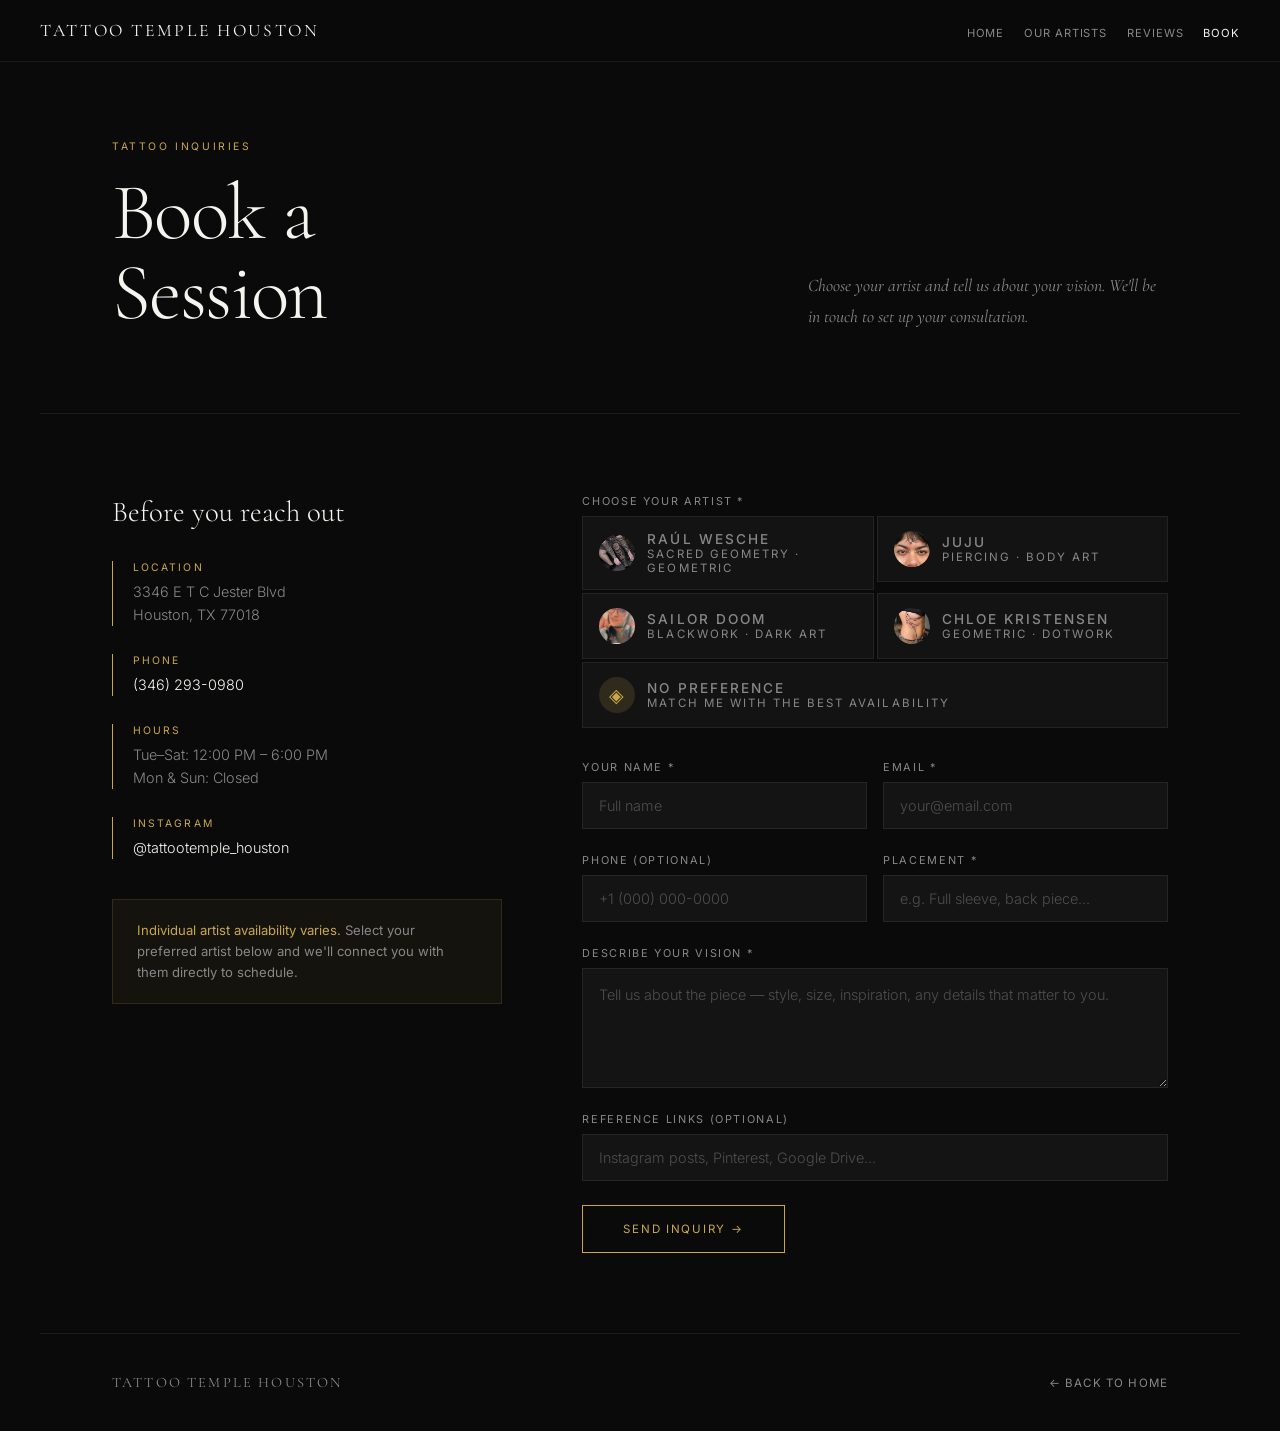
<file: booking.html>
<!DOCTYPE html>
<html lang="en">
<head>
<meta charset="UTF-8">
<meta name="viewport" content="width=device-width, initial-scale=1.0">
<title>Book a Session — Tattoo Temple Houston</title>
<meta name="description" content="Book a tattoo session at Tattoo Temple Houston. Choose your artist — Raúl Wesche, Juju, Sailor Doom, or Chloe Kristensen.">
<link rel="preconnect" href="https://fonts.googleapis.com">
<link rel="preconnect" href="https://fonts.gstatic.com" crossorigin>
<link href="https://fonts.googleapis.com/css2?family=Cormorant+Garamond:ital,wght@0,300;0,400;0,600;1,300;1,400&family=Inter:wght@300;400;500&display=swap" rel="stylesheet">
<style>
*,*::before,*::after{box-sizing:border-box;margin:0;padding:0}
:root{--black:#0a0a0a;--charcoal:#1a1a1a;--gold:#C9A84C;--white:#f5f5f0;--dim:#888;--border:rgba(255,255,255,0.07)}
body{font-family:'Inter',sans-serif;background:var(--black);color:var(--white);-webkit-font-smoothing:antialiased;}
nav{position:fixed;top:0;left:0;right:0;z-index:100;display:flex;justify-content:space-between;align-items:center;padding:20px 40px;background:rgba(10,10,10,0.95);border-bottom:1px solid var(--border);backdrop-filter:blur(12px);}
.nav-logo{font-family:'Cormorant Garamond',serif;font-size:1.1rem;letter-spacing:0.15em;text-transform:uppercase;color:var(--white);text-decoration:none;}
.nav-links{display:flex;gap:20px;list-style:none;}
.nav-links a{font-size:0.7rem;letter-spacing:0.08em;text-transform:uppercase;color:var(--dim);text-decoration:none;transition:color 0.3s;}
.nav-links a:hover,.nav-links a.active{color:var(--white);}
.nav-toggle{display:none;background:none;border:none;color:var(--white);font-size:1.4rem;cursor:pointer;}

.page-hero{padding:140px 72px 80px;border-bottom:1px solid var(--border);max-width:1200px;margin:0 auto;display:flex;justify-content:space-between;align-items:flex-end;}
.page-label{font-size:0.65rem;letter-spacing:0.25em;text-transform:uppercase;color:var(--gold);margin-bottom:20px;display:block;}
.page-title{font-family:'Cormorant Garamond',serif;font-size:clamp(3rem,7vw,5rem);font-weight:300;line-height:1;letter-spacing:-0.02em;}
.page-intro{max-width:360px;font-family:'Cormorant Garamond',serif;font-size:1.1rem;color:var(--dim);line-height:1.8;font-style:italic;}

.booking-body{max-width:1200px;margin:0 auto;padding:80px 72px;display:grid;grid-template-columns:1fr 1.5fr;gap:80px;align-items:start;}

/* Info panel */
.info-panel{position:sticky;top:100px;}
.info-panel h2{font-family:'Cormorant Garamond',serif;font-size:1.8rem;font-weight:300;color:var(--white);margin-bottom:32px;}
.info-item{margin-bottom:28px;border-left:1px solid var(--gold);padding-left:20px;}
.info-label{font-size:0.65rem;letter-spacing:0.2em;text-transform:uppercase;color:var(--gold);margin-bottom:6px;}
.info-value{font-size:0.9rem;color:var(--dim);font-weight:300;line-height:1.6;}
.info-value a{color:var(--white);text-decoration:none;}
.note-box{margin-top:40px;padding:20px 24px;background:rgba(201,168,76,0.06);border:1px solid rgba(201,168,76,0.15);font-size:0.82rem;color:var(--dim);line-height:1.6;}
.note-box strong{color:var(--gold);font-weight:400;}

/* Form */
.booking-form{display:flex;flex-direction:column;gap:24px;}
.form-group{display:flex;flex-direction:column;gap:8px;}
.form-group label{font-size:0.68rem;letter-spacing:0.15em;text-transform:uppercase;color:var(--dim);}
.form-group input,.form-group select,.form-group textarea{
  background:rgba(255,255,255,0.04);border:1px solid var(--border);
  padding:14px 16px;color:var(--white);font-family:'Inter',sans-serif;
  font-size:0.9rem;font-weight:300;outline:none;transition:border-color 0.2s;-webkit-appearance:none;
}
.form-group input:focus,.form-group select:focus,.form-group textarea:focus{border-color:rgba(201,168,76,0.4);}
.form-group input::placeholder,.form-group textarea::placeholder{color:rgba(136,136,136,0.5);}
.form-group select option{background:#1a1a1a;color:#f5f5f0;}
.form-group textarea{resize:vertical;min-height:120px;line-height:1.6;}
.form-row{display:grid;grid-template-columns:1fr 1fr;gap:16px;}
.btn-submit{display:inline-block;padding:16px 40px;border:1px solid var(--gold);color:var(--gold);font-family:'Inter',sans-serif;font-size:0.72rem;letter-spacing:0.15em;text-transform:uppercase;background:none;cursor:pointer;transition:background 0.3s,color 0.3s;align-self:flex-start;}
.btn-submit:hover{background:var(--gold);color:var(--black);}

/* Artist picker */
.artist-picker{display:grid;grid-template-columns:repeat(2,1fr);gap:3px;margin-bottom:8px;}
.artist-option{position:relative;}
.artist-option input[type="radio"]{position:absolute;opacity:0;width:0;height:0;}
.artist-option label{display:flex;align-items:center;gap:12px;padding:14px 16px;background:rgba(255,255,255,0.04);border:1px solid var(--border);cursor:pointer;transition:all 0.2s;font-size:0.85rem;}
.artist-option label:hover{border-color:rgba(201,168,76,0.3);}
.artist-option input:checked + label{border-color:var(--gold);background:rgba(201,168,76,0.08);color:var(--white);}
.artist-avatar{width:36px;height:36px;border-radius:50%;object-fit:cover;flex-shrink:0;}
.artist-name{font-weight:500;font-size:0.85rem;}
.artist-style{font-size:0.72rem;color:var(--dim);}
.artist-option input:checked + label .artist-style{color:rgba(201,168,76,0.7);}

footer{border-top:1px solid var(--border);padding:40px 72px;display:flex;justify-content:space-between;align-items:center;max-width:1200px;margin:0 auto;}
.footer-logo{font-family:'Cormorant Garamond',serif;font-size:0.9rem;letter-spacing:0.15em;text-transform:uppercase;color:var(--dim);}
.footer-back{font-size:0.72rem;letter-spacing:0.1em;text-transform:uppercase;color:var(--dim);text-decoration:none;}
.footer-back:hover{color:var(--white);}

.fade-up{transform:translateY(20px);transition:opacity 0.7s,transform 0.7s;}
.fade-up.visible{opacity:1;transform:none;}

@media(max-width:900px){
  nav{padding:16px 20px;}
  .nav-links{display:none;flex-direction:column;position:absolute;top:64px;left:0;right:0;background:rgba(10,10,10,0.98);padding:20px;gap:16px;border-bottom:1px solid var(--border);z-index:99;}
  .nav-links.open{display:flex;}
  .nav-toggle{display:block;}
  .page-hero{padding:120px 24px 60px;flex-direction:column;gap:24px;align-items:flex-start;}
  .booking-body{grid-template-columns:1fr;padding:48px 24px;gap:48px;}
  .info-panel{position:static;}
  .form-row{grid-template-columns:1fr;}
  .artist-picker{grid-template-columns:1fr;}
  footer{padding:32px 24px;}
}
</style>
</head>
<body>

<nav>
  <a href="./" class="nav-logo">Tattoo Temple Houston</a>
  <button class="nav-toggle" onclick="document.querySelector('.nav-links').classList.toggle('open')">☰</button>
  <ul class="nav-links">
    <li><a href="./">Home</a></li>
    <li><a href="./artists/">Our Artists</a></li>
    <li><a href="./reviews.html">Reviews</a></li>
    <li><a href="./booking.html" class="active">Book</a></li>
  </ul>
</nav>

<div class="page-hero">
  <div>
    <span class="page-label">Tattoo Inquiries</span>
    <h1 class="page-title">Book a<br>Session</h1>
  </div>
  <p class="page-intro">Choose your artist and tell us about your vision. We'll be in touch to set up your consultation.</p>
</div>

<div class="booking-body">
  <!-- Info -->
  <div class="info-panel fade-up">
    <h2>Before you reach out</h2>
    <div class="info-item">
      <div class="info-label">Location</div>
      <div class="info-value">3346 E T C Jester Blvd<br>Houston, TX 77018</div>
    </div>
    <div class="info-item">
      <div class="info-label">Phone</div>
      <div class="info-value"><a href="tel:3462930980">(346) 293-0980</a></div>
    </div>
    <div class="info-item">
      <div class="info-label">Hours</div>
      <div class="info-value">Tue–Sat: 12:00 PM – 6:00 PM<br>Mon & Sun: Closed</div>
    </div>
    <div class="info-item">
      <div class="info-label">Instagram</div>
      <div class="info-value"><a href="https://instagram.com/tattootemple_houston" target="_blank">@tattootemple_houston</a></div>
    </div>
    <div class="note-box">
      <strong>Individual artist availability varies.</strong> Select your preferred artist below and we'll connect you with them directly to schedule.
    </div>
  </div>

  <!-- Form -->
  <form class="booking-form fade-up" onsubmit="submitBooking(event)">
    
    <!-- Artist Picker -->
    <div class="form-group">
      <label>Choose Your Artist *</label>
      <div class="artist-picker">
        <div class="artist-option">
          <input type="radio" name="artist" id="artist-raul" value="Raúl Wesche (@weschetattoo)" required>
          <label for="artist-raul">
            <img src="./img/wesche_1.jpg" class="artist-avatar" alt="Raúl Wesche">
            <div><div class="artist-name">Raúl Wesche</div><div class="artist-style">Sacred Geometry · Geometric</div></div>
          </label>
        </div>
        <div class="artist-option">
          <input type="radio" name="artist" id="artist-juju" value="Juju (@juju.brilliart)">
          <label for="artist-juju">
            <img src="./img/juju_new_1.jpg" class="artist-avatar" alt="Juju">
            <div><div class="artist-name">Juju</div><div class="artist-style">Piercing · Body Art</div></div>
          </label>
        </div>
        <div class="artist-option">
          <input type="radio" name="artist" id="artist-sailor" value="Sailor Doom (@sailor.doom.tattoos)">
          <label for="artist-sailor">
            <img src="./img/sailordoom_2.jpg" class="artist-avatar" alt="Sailor Doom">
            <div><div class="artist-name">Sailor Doom</div><div class="artist-style">Blackwork · Dark Art</div></div>
          </label>
        </div>
        <div class="artist-option">
          <input type="radio" name="artist" id="artist-chloe" value="Chloe Kristensen (@krisxmoon)">
          <label for="artist-chloe">
            <img src="./img/krisxmoon_1.jpg" class="artist-avatar" alt="Chloe Kristensen">
            <div><div class="artist-name">Chloe Kristensen</div><div class="artist-style">Geometric · Dotwork</div></div>
          </label>
        </div>
        <div class="artist-option" style="grid-column:1/-1;">
          <input type="radio" name="artist" id="artist-any" value="No preference — best availability">
          <label for="artist-any">
            <div style="width:36px;height:36px;border-radius:50%;background:rgba(201,168,76,0.15);display:flex;align-items:center;justify-content:center;flex-shrink:0;color:var(--gold);font-size:1.2rem;">◈</div>
            <div><div class="artist-name">No preference</div><div class="artist-style">Match me with the best availability</div></div>
          </label>
        </div>
      </div>
    </div>

    <div class="form-row">
      <div class="form-group">
        <label>Your Name *</label>
        <input type="text" id="b-name" placeholder="Full name" required>
      </div>
      <div class="form-group">
        <label>Email *</label>
        <input type="email" id="b-email" placeholder="your@email.com" required>
      </div>
    </div>

    <div class="form-row">
      <div class="form-group">
        <label>Phone (Optional)</label>
        <input type="tel" id="b-phone" placeholder="+1 (000) 000-0000">
      </div>
      <div class="form-group">
        <label>Placement *</label>
        <input type="text" id="b-placement" placeholder="e.g. Full sleeve, back piece..." required>
      </div>
    </div>

    <div class="form-group">
      <label>Describe Your Vision *</label>
      <textarea id="b-vision" placeholder="Tell us about the piece — style, size, inspiration, any details that matter to you." required></textarea>
    </div>

    <div class="form-group">
      <label>Reference Links (Optional)</label>
      <input type="text" id="b-refs" placeholder="Instagram posts, Pinterest, Google Drive...">
    </div>

    <button type="submit" class="btn-submit">Send Inquiry →</button>
    <p id="b-success" style="display:none;color:var(--gold);font-size:0.88rem;margin-top:-12px;">✓ Your inquiry has been sent. We'll be in touch soon.</p>
  </form>
</div>

<footer>
  <div class="footer-logo">Tattoo Temple Houston</div>
  <a href="./" class="footer-back">← Back to Home</a>
</footer>

<script>
const observer = new IntersectionObserver(e => e.forEach(e => { if(e.isIntersecting){e.target.classList.add('visible');observer.unobserve(e.target);} }), {threshold:0.1});
document.querySelectorAll('.fade-up').forEach(el => observer.observe(el));

function submitBooking(e) {
  e.preventDefault();
  const artist = document.querySelector('input[name="artist"]:checked')?.value || 'No preference';
  const name = document.getElementById('b-name').value;
  const email = document.getElementById('b-email').value;
  const phone = document.getElementById('b-phone').value;
  const placement = document.getElementById('b-placement').value;
  const vision = document.getElementById('b-vision').value;
  const refs = document.getElementById('b-refs').value;
  
  const body = `Artist: ${artist}\nName: ${name}\nEmail: ${email}\nPhone: ${phone}\nPlacement: ${placement}\n\nVision:\n${vision}\n\nReferences: ${refs}`;
  const subject = encodeURIComponent(`Booking Inquiry — ${name} → ${artist}`);
  window.location.href = `mailto:tattootemplehouston@gmail.com?subject=${subject}&body=${encodeURIComponent(body)}`;
  document.getElementById('b-success').style.display = 'block';
}
</script>
</body>
</html>
</file>
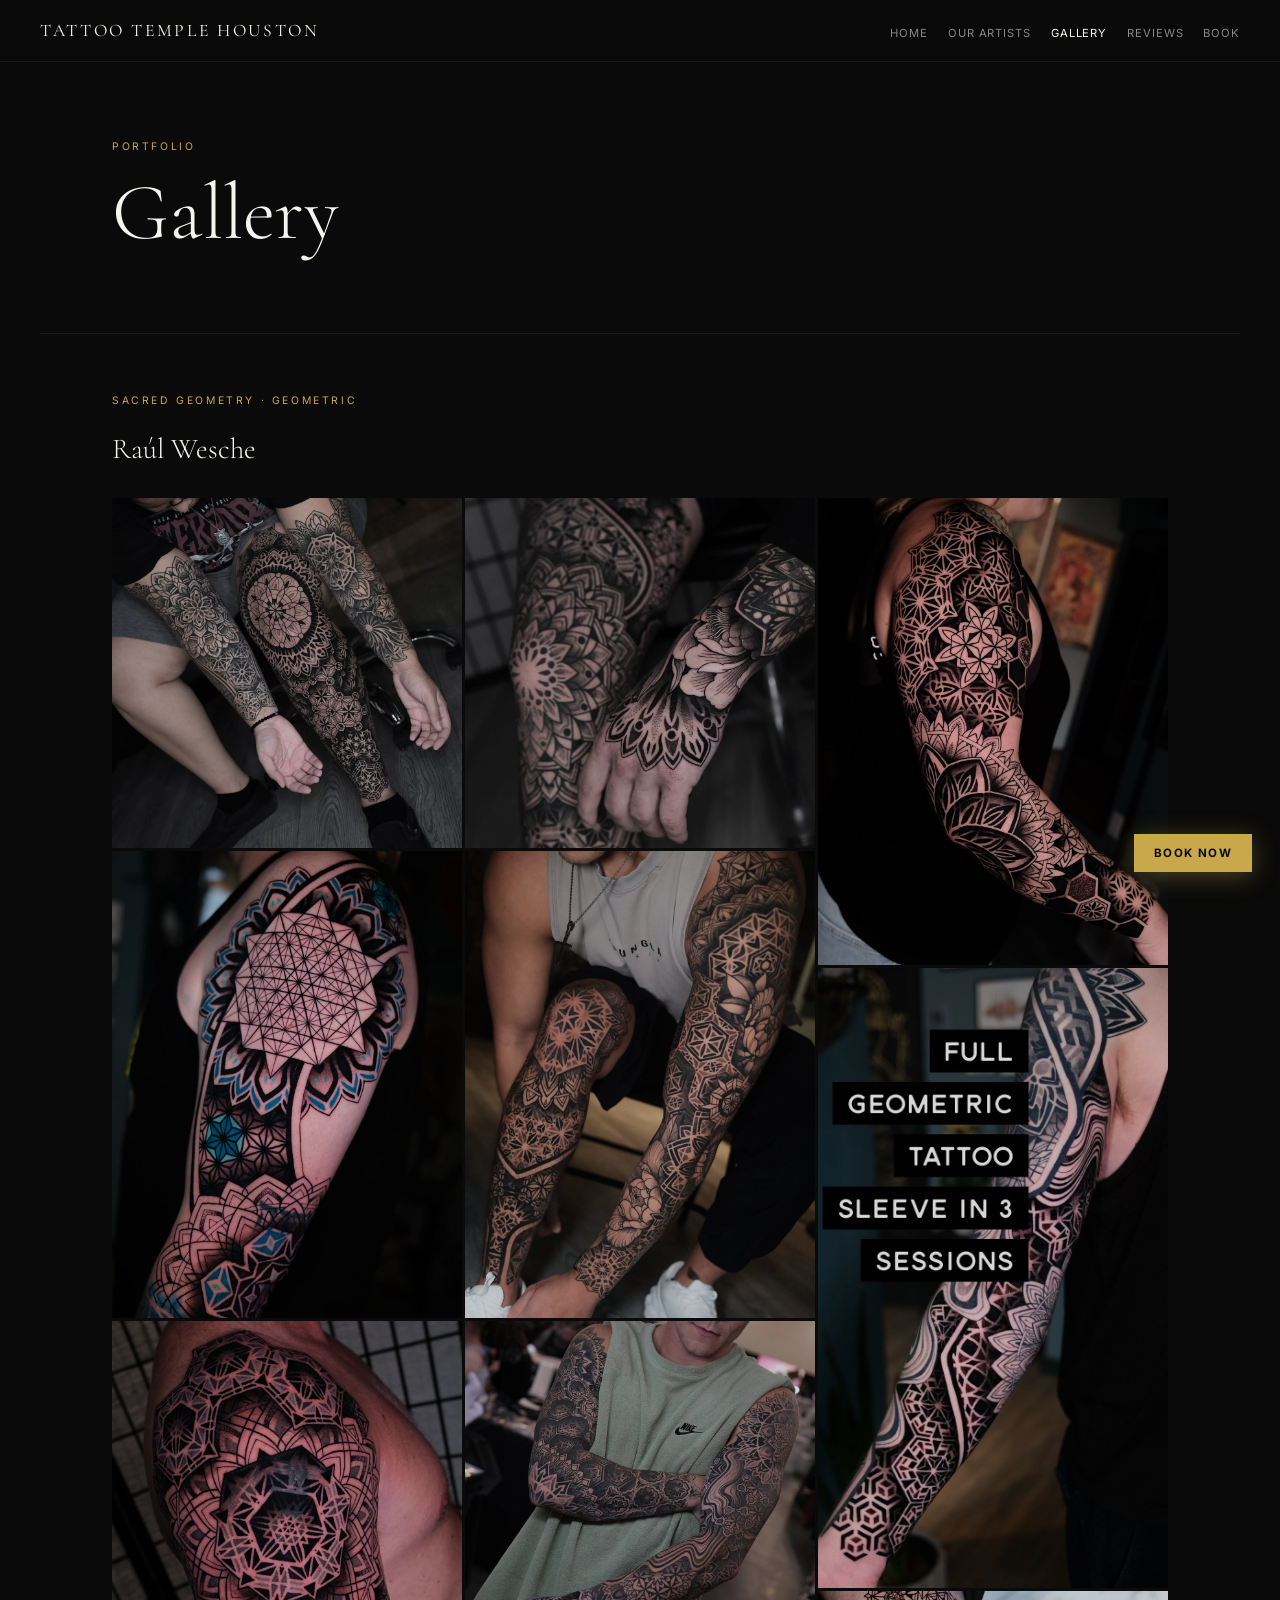
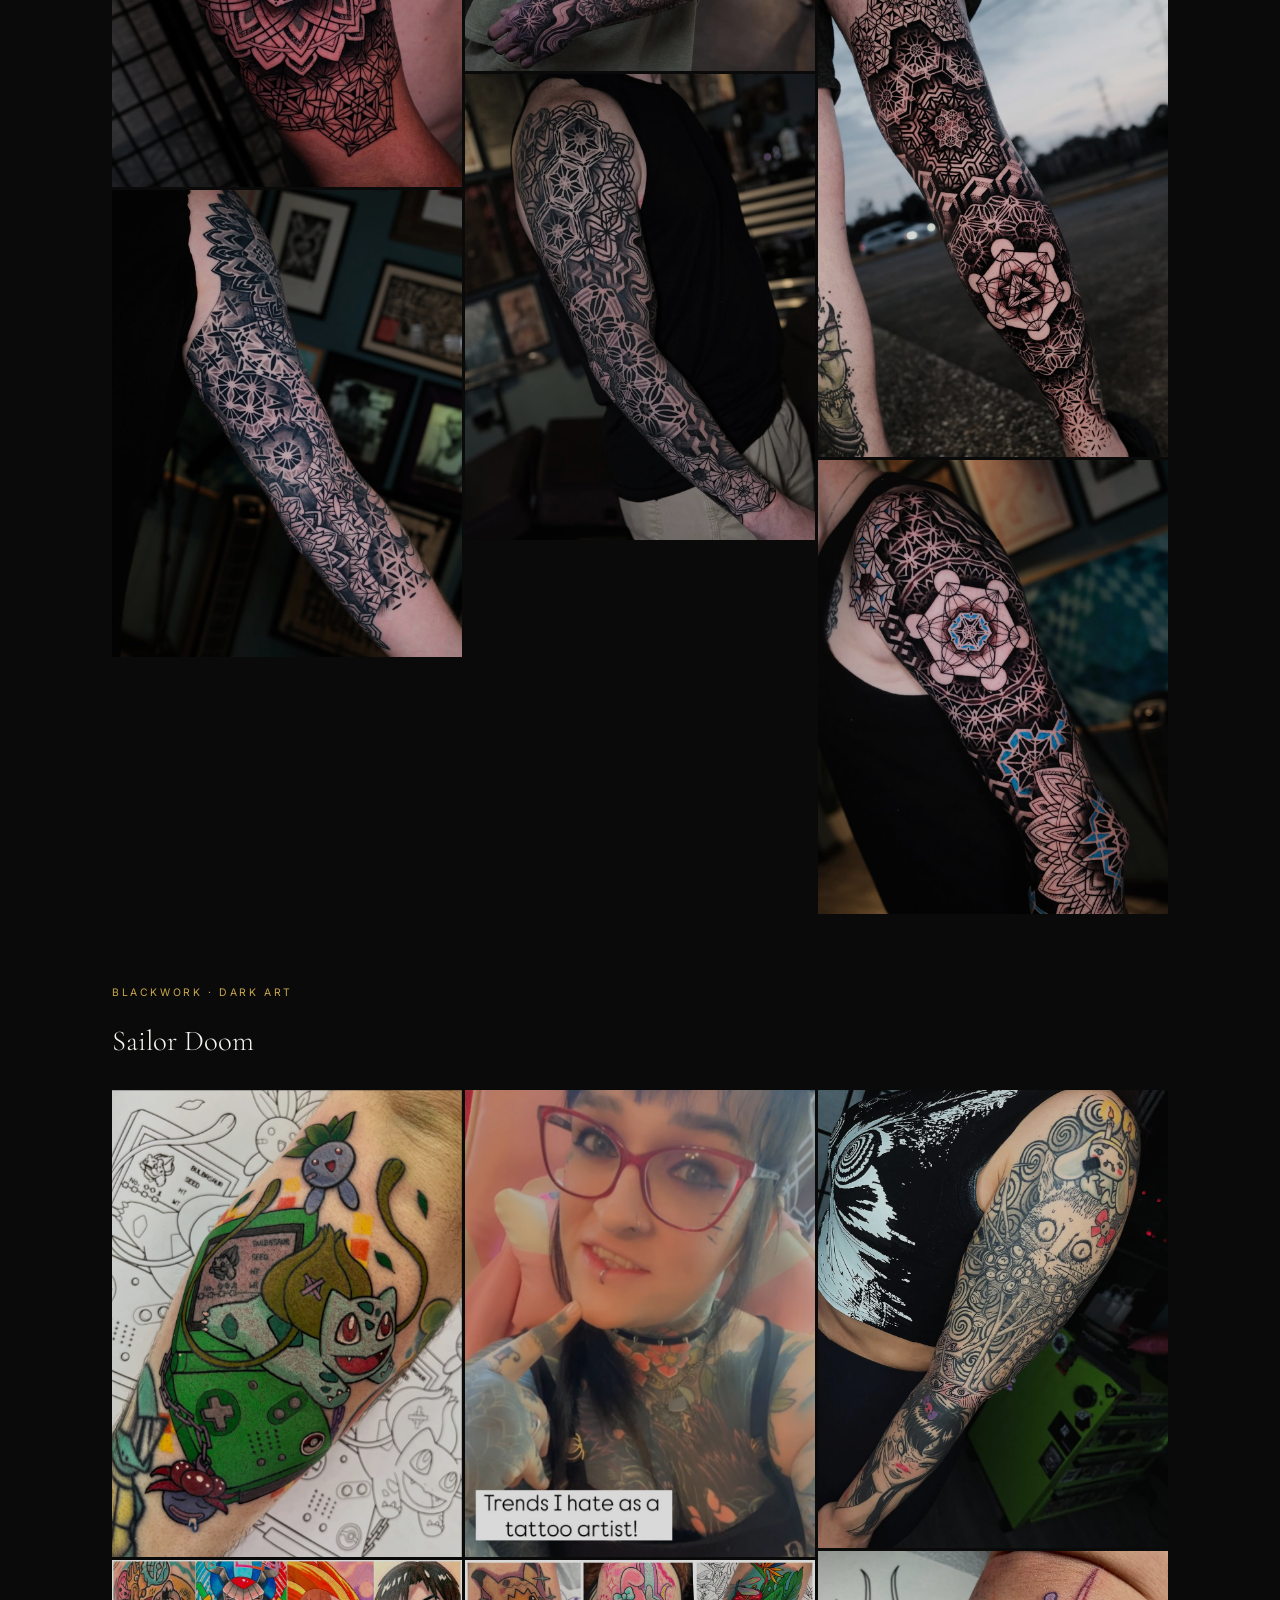
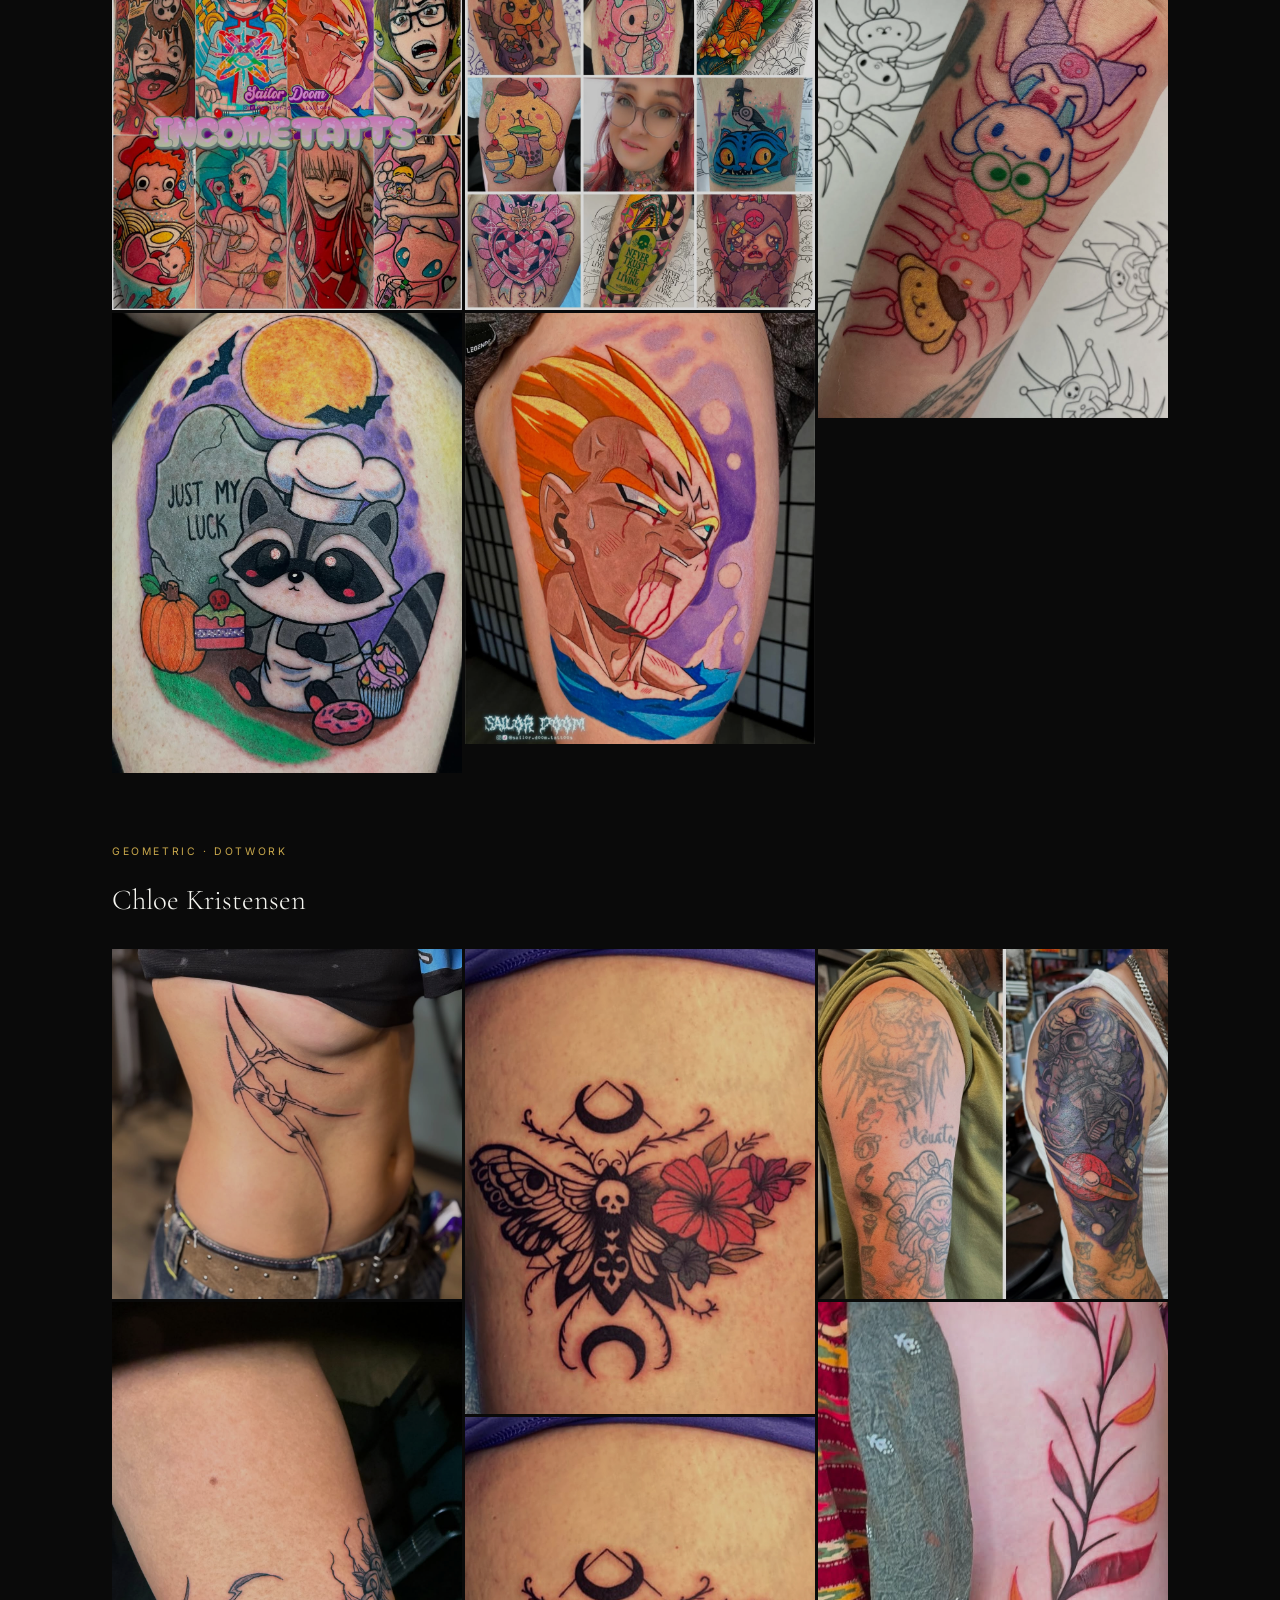
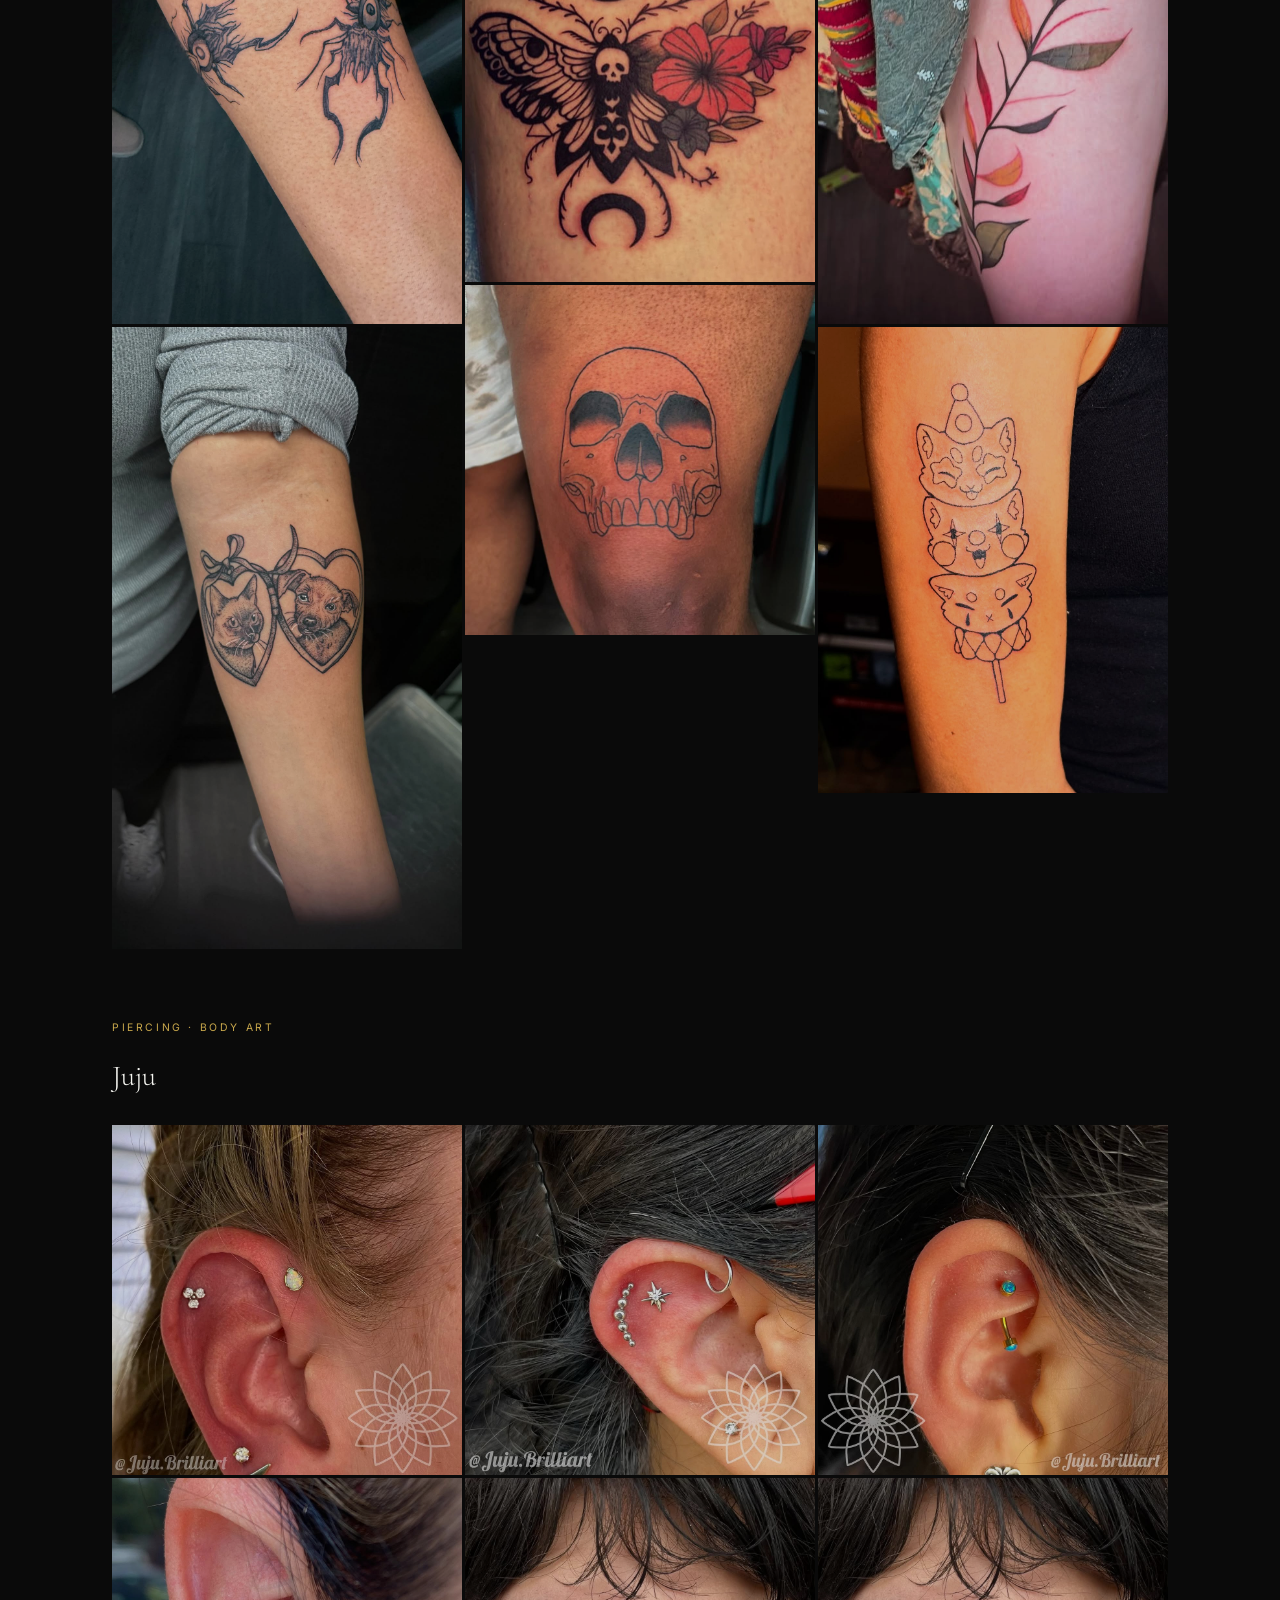
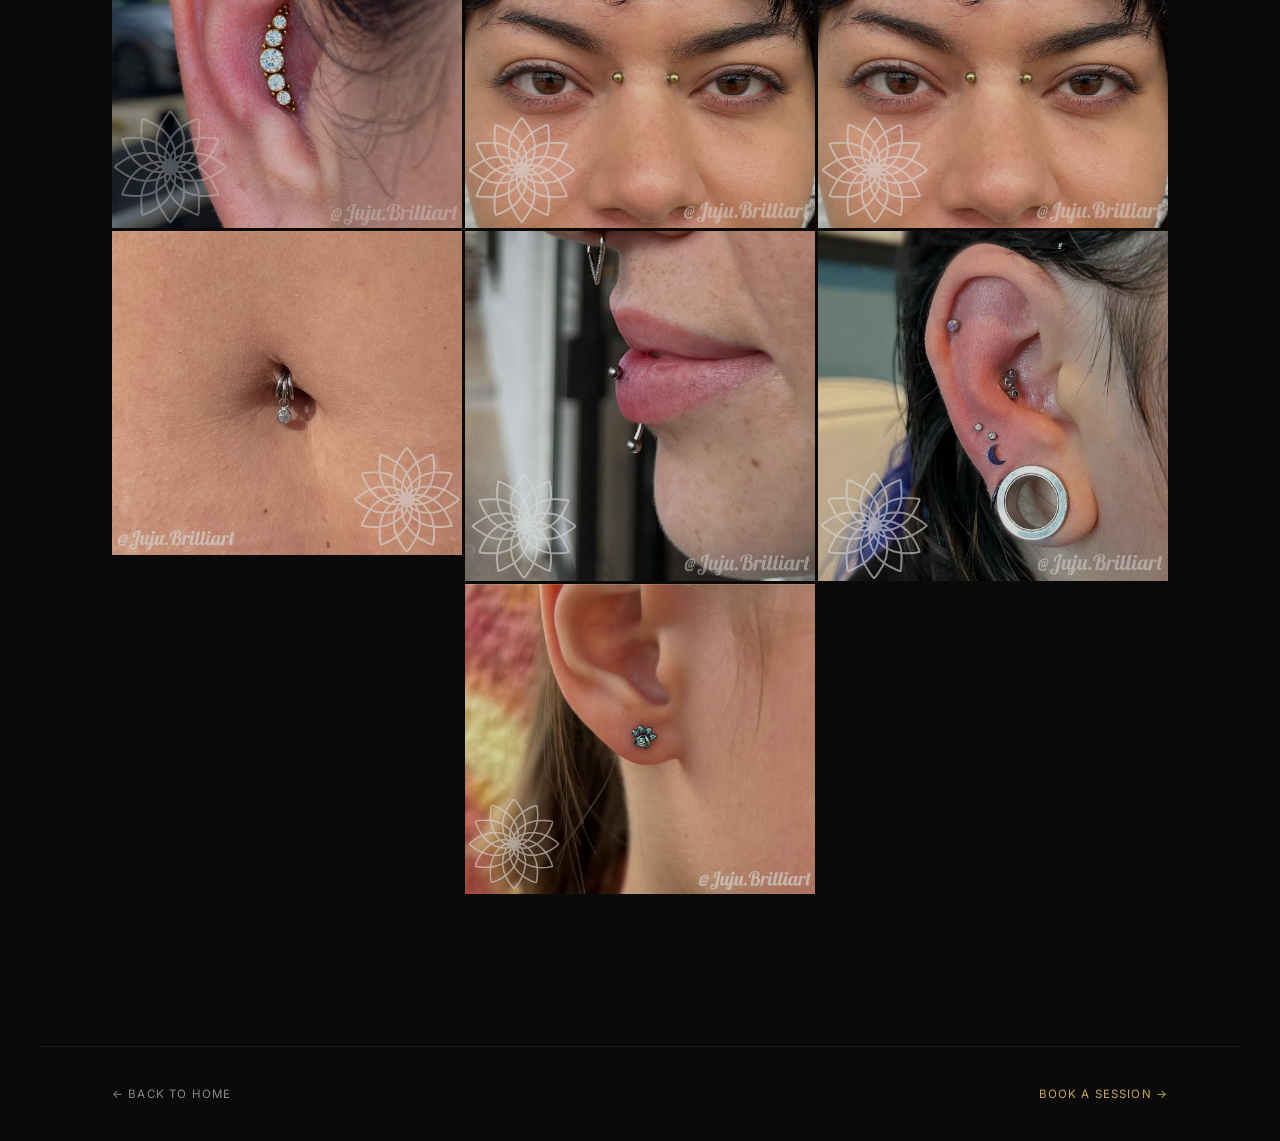
<file: gallery.html>
<!DOCTYPE html>
<html lang="en">
<head>
<meta charset="UTF-8">
<meta name="viewport" content="width=device-width, initial-scale=1.0">
<title>Gallery — Tattoo Temple Houston</title>
<meta name="description" content="Portfolio gallery from the artists at Tattoo Temple Houston — sacred geometry, blackwork, fine line, and piercing.">
<link rel="preconnect" href="https://fonts.googleapis.com">
<link rel="preconnect" href="https://fonts.gstatic.com" crossorigin>
<link href="https://fonts.googleapis.com/css2?family=Cormorant+Garamond:ital,wght@0,300;0,400;0,600;1,300;1,400&family=Inter:wght@300;400;500&display=swap" rel="stylesheet">
<style>
*,*::before,*::after{box-sizing:border-box;margin:0;padding:0}
:root{--black:#0a0a0a;--charcoal:#1a1a1a;--gold:#C9A84C;--white:#f5f5f0;--dim:#888;--border:rgba(255,255,255,0.07)}
body{font-family:'Inter',sans-serif;background:var(--black);color:var(--white);-webkit-font-smoothing:antialiased;}
nav{position:fixed;top:0;left:0;right:0;z-index:100;display:flex;justify-content:space-between;align-items:center;padding:20px 40px;background:rgba(10,10,10,0.95);border-bottom:1px solid var(--border);backdrop-filter:blur(12px);}
.nav-logo{font-family:'Cormorant Garamond',serif;font-size:1.1rem;letter-spacing:0.15em;text-transform:uppercase;color:var(--white);text-decoration:none;}
.nav-links{display:flex;gap:20px;list-style:none;}
.nav-links a{font-size:0.7rem;letter-spacing:0.08em;text-transform:uppercase;color:var(--dim);text-decoration:none;transition:color 0.3s;}
.nav-links a:hover,.nav-links a.active{color:var(--white);}
.nav-toggle{display:none;background:none;border:none;color:var(--white);font-size:1.4rem;cursor:pointer;}
.page-hero{padding:140px 72px 80px;border-bottom:1px solid var(--border);max-width:1200px;margin:0 auto;}
.page-label{font-size:0.65rem;letter-spacing:0.25em;text-transform:uppercase;color:var(--gold);margin-bottom:20px;display:block;}
.page-title{font-family:'Cormorant Garamond',serif;font-size:clamp(3rem,7vw,5rem);font-weight:300;line-height:1;}
.gallery-body{max-width:1200px;margin:0 auto;padding:60px 72px 80px;}
.artist-section{margin-bottom:72px;}
.artist-label{font-size:0.65rem;letter-spacing:0.25em;text-transform:uppercase;color:var(--gold);margin-bottom:24px;display:block;}
.artist-title{font-family:'Cormorant Garamond',serif;font-size:1.8rem;font-weight:300;color:var(--white);margin-bottom:32px;}
.masonry{columns:3;column-gap:3px;}
.masonry-item{break-inside:avoid;margin-bottom:3px;overflow:hidden;}
.masonry-item img{width:100%;display:block;filter:brightness(0.85);transition:filter 0.4s,transform 0.4s;}
.masonry-item:hover img{filter:brightness(1);transform:scale(1.02);}
.float-btn{position:fixed;bottom:28px;right:28px;z-index:999;background:var(--gold);color:#0a0a0a;padding:12px 20px;text-decoration:none;font-size:0.72rem;font-weight:700;letter-spacing:0.12em;text-transform:uppercase;box-shadow:0 4px 24px rgba(201,168,76,0.35);transition:transform 0.2s;}
.float-btn:hover{transform:translateY(-2px);}
footer{border-top:1px solid var(--border);padding:40px 72px;display:flex;justify-content:space-between;align-items:center;max-width:1200px;margin:0 auto;}
.footer-back{font-size:0.72rem;letter-spacing:0.1em;text-transform:uppercase;color:var(--dim);text-decoration:none;}
.footer-back:hover{color:var(--white);}
@media(max-width:900px){nav{padding:16px 20px;} .nav-links{display:none;} .nav-toggle{display:block;} .page-hero,.gallery-body{padding-left:24px;padding-right:24px;} .masonry{columns:2;} footer{padding:32px 24px;}}
@media(max-width:480px){.masonry{columns:1;}}
</style>
</head>
<body>
<nav>
  <a href="./" class="nav-logo">Tattoo Temple Houston</a>
  <button class="nav-toggle" onclick="document.querySelector('.nav-links').classList.toggle('open')">☰</button>
  <ul class="nav-links">
    <li><a href="./">Home</a></li>
    <li><a href="./artists/">Our Artists</a></li>
    <li><a href="./gallery.html" class="active">Gallery</a></li>
    <li><a href="./reviews.html">Reviews</a></li>
    <li><a href="./booking.html">Book</a></li>
  </ul>
</nav>

<div class="page-hero">
  <span class="page-label">Portfolio</span>
  <h1 class="page-title">Gallery</h1>
</div>

<div class="gallery-body">
  <div class="artist-section">
    <span class="artist-label">Sacred Geometry · Geometric</span>
    <h2 class="artist-title">Raúl Wesche</h2>
    <div class="masonry">
      <div class="masonry-item"><img src="./img/wesche_1.jpg" alt="Raúl Wesche work" loading="lazy"></div>
      <div class="masonry-item"><img src="./img/wesche_10.jpg" alt="Raúl Wesche work" loading="lazy"></div>
      <div class="masonry-item"><img src="./img/wesche_11.jpg" alt="Raúl Wesche work" loading="lazy"></div>
      <div class="masonry-item"><img src="./img/wesche_12.jpg" alt="Raúl Wesche work" loading="lazy"></div>
      <div class="masonry-item"><img src="./img/wesche_2.jpg" alt="Raúl Wesche work" loading="lazy"></div>
      <div class="masonry-item"><img src="./img/wesche_3.jpg" alt="Raúl Wesche work" loading="lazy"></div>
      <div class="masonry-item"><img src="./img/wesche_4.jpg" alt="Raúl Wesche work" loading="lazy"></div>
      <div class="masonry-item"><img src="./img/wesche_5.jpg" alt="Raúl Wesche work" loading="lazy"></div>
      <div class="masonry-item"><img src="./img/wesche_6.jpg" alt="Raúl Wesche work" loading="lazy"></div>
      <div class="masonry-item"><img src="./img/wesche_7.jpg" alt="Raúl Wesche work" loading="lazy"></div>
      <div class="masonry-item"><img src="./img/wesche_8.jpg" alt="Raúl Wesche work" loading="lazy"></div>
      <div class="masonry-item"><img src="./img/wesche_9.jpg" alt="Raúl Wesche work" loading="lazy"></div>
    </div>
  </div>

  <div class="artist-section">
    <span class="artist-label">Blackwork · Dark Art</span>
    <h2 class="artist-title">Sailor Doom</h2>
    <div class="masonry">
      <div class="masonry-item"><img src="./img/sailordoom_10.jpg" alt="Sailor Doom work" loading="lazy"></div>
      <div class="masonry-item"><img src="./img/sailordoom_11.jpg" alt="Sailor Doom work" loading="lazy"></div>
      <div class="masonry-item"><img src="./img/sailordoom_12.jpg" alt="Sailor Doom work" loading="lazy"></div>
      <div class="masonry-item"><img src="./img/sailordoom_2.jpg" alt="Sailor Doom work" loading="lazy"></div>
      <div class="masonry-item"><img src="./img/sailordoom_3.jpg" alt="Sailor Doom work" loading="lazy"></div>
      <div class="masonry-item"><img src="./img/sailordoom_4.jpg" alt="Sailor Doom work" loading="lazy"></div>
      <div class="masonry-item"><img src="./img/sailordoom_8.jpg" alt="Sailor Doom work" loading="lazy"></div>
      <div class="masonry-item"><img src="./img/sailordoom_9.jpg" alt="Sailor Doom work" loading="lazy"></div>
    </div>
  </div>

  <div class="artist-section">
    <span class="artist-label">Geometric · Dotwork</span>
    <h2 class="artist-title">Chloe Kristensen</h2>
    <div class="masonry">
      <div class="masonry-item"><img src="./img/krisxmoon_1.jpg" alt="Chloe Kristensen work" loading="lazy"></div>
      <div class="masonry-item"><img src="./img/krisxmoon_10.jpg" alt="Chloe Kristensen work" loading="lazy"></div>
      <div class="masonry-item"><img src="./img/krisxmoon_11.jpg" alt="Chloe Kristensen work" loading="lazy"></div>
      <div class="masonry-item"><img src="./img/krisxmoon_12.jpg" alt="Chloe Kristensen work" loading="lazy"></div>
      <div class="masonry-item"><img src="./img/krisxmoon_5.jpg" alt="Chloe Kristensen work" loading="lazy"></div>
      <div class="masonry-item"><img src="./img/krisxmoon_6.jpg" alt="Chloe Kristensen work" loading="lazy"></div>
      <div class="masonry-item"><img src="./img/krisxmoon_7.jpg" alt="Chloe Kristensen work" loading="lazy"></div>
      <div class="masonry-item"><img src="./img/krisxmoon_8.jpg" alt="Chloe Kristensen work" loading="lazy"></div>
      <div class="masonry-item"><img src="./img/krisxmoon_9.jpg" alt="Chloe Kristensen work" loading="lazy"></div>
    </div>
  </div>

  <div class="artist-section">
    <span class="artist-label">Piercing · Body Art</span>
    <h2 class="artist-title">Juju</h2>
    <div class="masonry">
      <div class="masonry-item"><img src="./img/juju_1.jpg" alt="Juju work" loading="lazy"></div>
      <div class="masonry-item"><img src="./img/juju_2.jpg" alt="Juju work" loading="lazy"></div>
      <div class="masonry-item"><img src="./img/juju_3.jpg" alt="Juju work" loading="lazy"></div>
      <div class="masonry-item"><img src="./img/juju_4.jpg" alt="Juju work" loading="lazy"></div>
      <div class="masonry-item"><img src="./img/juju_5.jpg" alt="Juju work" loading="lazy"></div>
      <div class="masonry-item"><img src="./img/juju_6.jpg" alt="Juju work" loading="lazy"></div>
      <div class="masonry-item"><img src="./img/juju_7.jpg" alt="Juju work" loading="lazy"></div>
      <div class="masonry-item"><img src="./img/juju_8.jpg" alt="Juju work" loading="lazy"></div>
      <div class="masonry-item"><img src="./img/juju_new_1.jpg" alt="Juju work" loading="lazy"></div>
      <div class="masonry-item"><img src="./img/juju_new_2.jpg" alt="Juju work" loading="lazy"></div>
    </div>
  </div>

</div>

<a href="./booking.html" class="float-btn">Book Now</a>

<footer>
  <a href="./" class="footer-back">← Back to Home</a>
  <a href="./booking.html" style="font-size:0.72rem;letter-spacing:0.1em;text-transform:uppercase;color:#C9A84C;text-decoration:none;">Book a Session →</a>
</footer>
<script>
document.querySelector('.nav-toggle').addEventListener('click', () => document.querySelector('.nav-links').classList.toggle('open'));
</script>
</body>
</html>
</file>
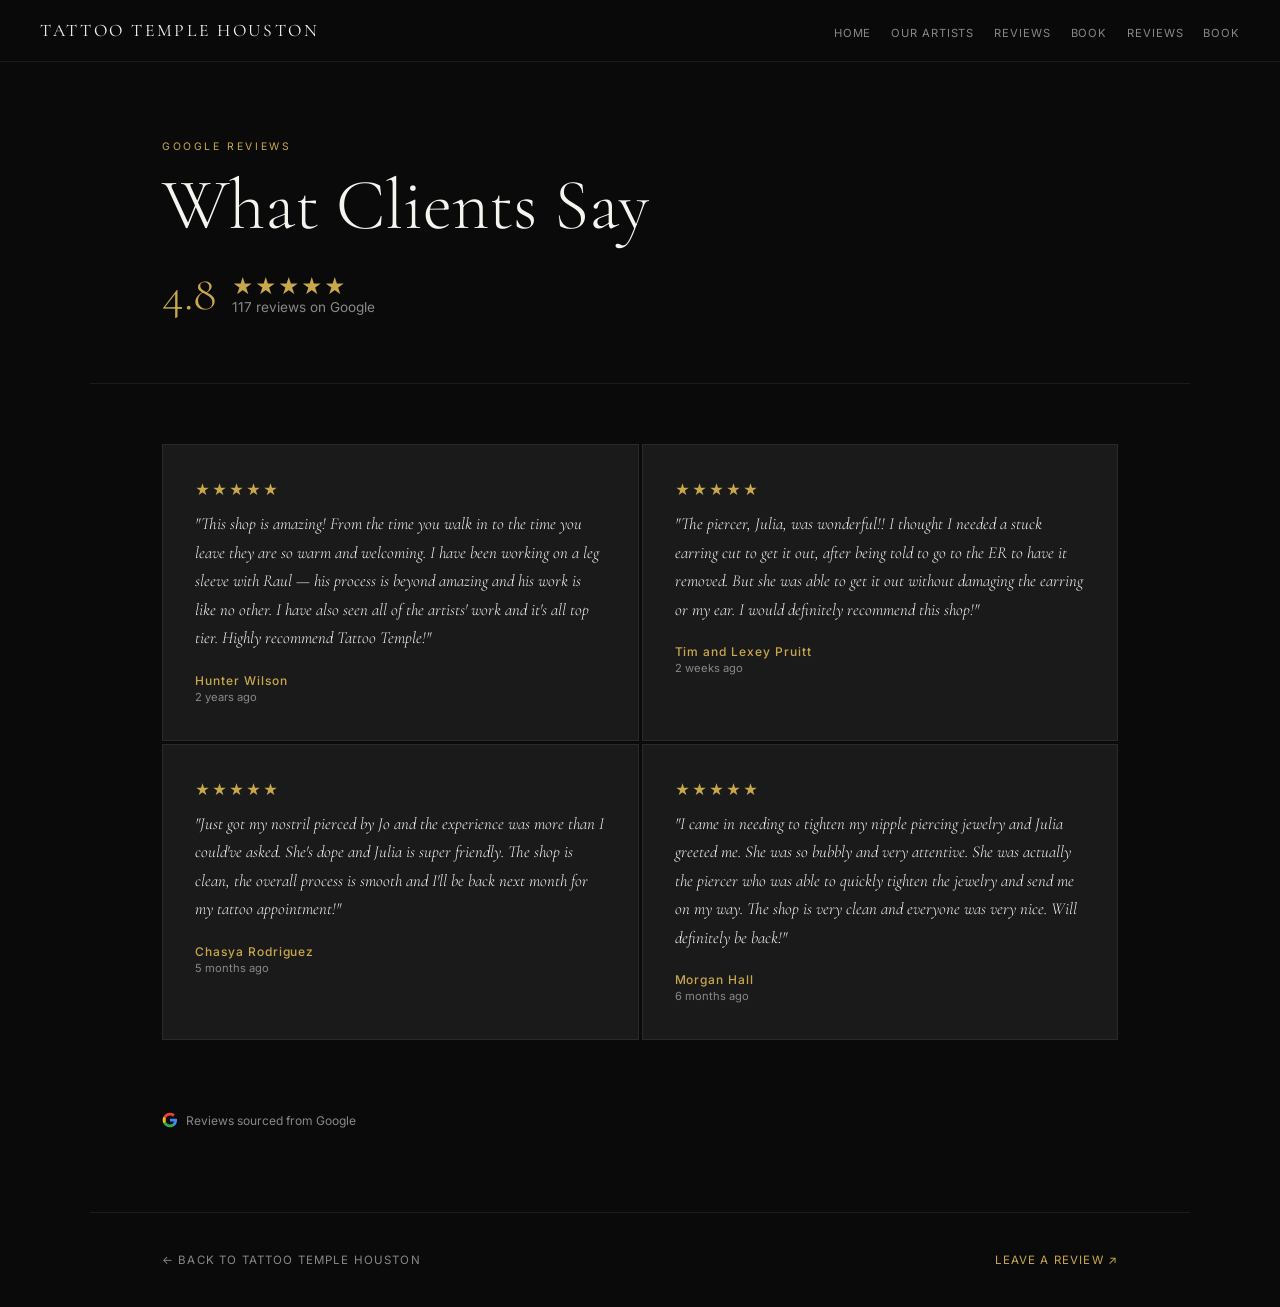
<file: reviews.html>
<!DOCTYPE html>
<html lang="en">
<head>
<meta charset="UTF-8">
<meta name="viewport" content="width=device-width, initial-scale=1.0">
<title>Reviews — Tattoo Temple Houston</title>
<meta name="description" content="Google reviews for Tattoo Temple Houston. Rated 4.8★ with 117 reviews.">
<link rel="preconnect" href="https://fonts.googleapis.com">
<link rel="preconnect" href="https://fonts.gstatic.com" crossorigin>
<link href="https://fonts.googleapis.com/css2?family=Cormorant+Garamond:ital,wght@0,300;0,400;0,600;1,300;1,400&family=Inter:wght@300;400;500&display=swap" rel="stylesheet">
<style>
*,*::before,*::after{box-sizing:border-box;margin:0;padding:0}
:root{--black:#0a0a0a;--charcoal:#1a1a1a;--gold:#C9A84C;--white:#f5f5f0;--dim:#888;--border:rgba(255,255,255,0.07)}
body{font-family:'Inter',sans-serif;background:var(--black);color:var(--white);-webkit-font-smoothing:antialiased;}
nav{position:fixed;top:0;left:0;right:0;z-index:100;display:flex;justify-content:space-between;align-items:center;padding:20px 40px;background:rgba(10,10,10,0.95);border-bottom:1px solid var(--border);backdrop-filter:blur(12px);}
.nav-logo{font-family:'Cormorant Garamond',serif;font-size:1.1rem;letter-spacing:0.15em;text-transform:uppercase;color:var(--white);text-decoration:none;}
.nav-links{display:flex;gap:20px;list-style:none;}
.nav-links a{font-size:0.7rem;letter-spacing:0.08em;text-transform:uppercase;color:var(--dim);text-decoration:none;transition:color 0.3s;}
.nav-links a:hover{color:var(--white);}
.page-hero{padding:140px 72px 60px;border-bottom:1px solid var(--border);max-width:1100px;margin:0 auto;}
.page-label{font-size:0.65rem;letter-spacing:0.25em;text-transform:uppercase;color:var(--gold);margin-bottom:16px;display:block;}
.page-title{font-family:'Cormorant Garamond',serif;font-size:clamp(2.5rem,6vw,4.5rem);font-weight:300;line-height:1;}
.rating-summary{display:flex;align-items:center;gap:16px;margin-top:24px;}
.big-rating{font-family:'Cormorant Garamond',serif;font-size:3rem;font-weight:300;color:var(--gold);}
.rating-info p{color:var(--dim);font-size:0.85rem;}
.stars-big{color:var(--gold);font-size:1.3rem;letter-spacing:2px;}
.reviews-body{max-width:1100px;margin:0 auto;padding:60px 72px 80px;}
.reviews-grid{display:grid;grid-template-columns:repeat(2,1fr);gap:3px;margin-bottom:40px;}
.review-card{background:var(--charcoal);padding:36px 32px;border:1px solid var(--border);transition:border-color 0.3s;}
.review-card:hover{border-color:rgba(201,168,76,0.2);}
.review-stars{color:var(--gold);font-size:0.9rem;letter-spacing:2px;margin-bottom:12px;}
.review-text{font-family:'Cormorant Garamond',serif;font-size:1.05rem;font-style:italic;color:var(--white);line-height:1.7;margin-bottom:20px;font-weight:300;}
.review-author{font-size:0.75rem;color:var(--gold);letter-spacing:0.08em;font-weight:500;}
.review-time{font-size:0.7rem;color:var(--dim);margin-top:2px;}
.google-badge{display:inline-flex;align-items:center;gap:8px;color:var(--dim);font-size:0.75rem;margin-top:32px;}
footer{border-top:1px solid var(--border);padding:40px 72px;display:flex;justify-content:space-between;align-items:center;max-width:1100px;margin:0 auto;}
.footer-back{font-size:0.72rem;letter-spacing:0.1em;text-transform:uppercase;color:var(--dim);text-decoration:none;}
.footer-back:hover{color:var(--white);}
@media(max-width:768px){nav{padding:16px 20px;} .page-hero,.reviews-body{padding-left:24px;padding-right:24px;} .reviews-grid{grid-template-columns:1fr;} footer{padding:32px 24px;} .nav-links{display:none;}}
</style>
</head>
<body>
<nav>
  <a href="./" class="nav-logo">Tattoo Temple Houston</a>
  <ul class="nav-links">
    <li><a href="./">Home</a></li>
    <li><a href="./artists/">Our Artists</a></li>
    <li><a href="./reviews.html">Reviews</a></li>
    <li><a href="./booking.html">Book</a></li>
      <li><a href="./reviews.html">Reviews</a></li>
    <li><a href="./booking.html">Book</a></li>
  </ul>
</nav>

<div class="page-hero">
  <span class="page-label">Google Reviews</span>
  <h1 class="page-title">What Clients Say</h1>
  <div class="rating-summary">
    <div class="big-rating">4.8</div>
    <div class="rating-info">
      <div class="stars-big">★★★★★</div>
      <p>117 reviews on Google</p>
    </div>
  </div>
</div>

<div class="reviews-body">
  <div class="reviews-grid">
    <div class="review-card">
      <div class="review-stars">★★★★★</div>
      <p class="review-text">"This shop is amazing! From the time you walk in to the time you leave they are so warm and welcoming. I have been working on a leg sleeve with Raul — his process is beyond amazing and his work is like no other. I have also seen all of the artists' work and it's all top tier. Highly recommend Tattoo Temple!"</p>
      <div class="review-author">Hunter Wilson</div>
      <div class="review-time">2 years ago</div>
    </div>
    <div class="review-card">
      <div class="review-stars">★★★★★</div>
      <p class="review-text">"The piercer, Julia, was wonderful!! I thought I needed a stuck earring cut to get it out, after being told to go to the ER to have it removed. But she was able to get it out without damaging the earring or my ear. I would definitely recommend this shop!"</p>
      <div class="review-author">Tim and Lexey Pruitt</div>
      <div class="review-time">2 weeks ago</div>
    </div>
    <div class="review-card">
      <div class="review-stars">★★★★★</div>
      <p class="review-text">"Just got my nostril pierced by Jo and the experience was more than I could've asked. She's dope and Julia is super friendly. The shop is clean, the overall process is smooth and I'll be back next month for my tattoo appointment!"</p>
      <div class="review-author">Chasya Rodriguez</div>
      <div class="review-time">5 months ago</div>
    </div>
    <div class="review-card">
      <div class="review-stars">★★★★★</div>
      <p class="review-text">"I came in needing to tighten my nipple piercing jewelry and Julia greeted me. She was so bubbly and very attentive. She was actually the piercer who was able to quickly tighten the jewelry and send me on my way. The shop is very clean and everyone was very nice. Will definitely be back!"</p>
      <div class="review-author">Morgan Hall</div>
      <div class="review-time">6 months ago</div>
    </div>
  </div>
  <div class="google-badge">
    <svg width="16" height="16" viewBox="0 0 24 24"><path fill="#4285F4" d="M22.56 12.25c0-.78-.07-1.53-.2-2.25H12v4.26h5.92c-.26 1.37-1.04 2.53-2.21 3.31v2.77h3.57c2.08-1.92 3.28-4.74 3.28-8.09z"/><path fill="#34A853" d="M12 23c2.97 0 5.46-.98 7.28-2.66l-3.57-2.77c-.98.66-2.23 1.06-3.71 1.06-2.86 0-5.29-1.93-6.16-4.53H2.18v2.84C3.99 20.53 7.7 23 12 23z"/><path fill="#FBBC05" d="M5.84 14.09c-.22-.66-.35-1.36-.35-2.09s.13-1.43.35-2.09V7.07H2.18C1.43 8.55 1 10.22 1 12s.43 3.45 1.18 4.93l2.85-2.22.81-.62z"/><path fill="#EA4335" d="M12 5.38c1.62 0 3.06.56 4.21 1.64l3.15-3.15C17.45 2.09 14.97 1 12 1 7.7 1 3.99 3.47 2.18 7.07l3.66 2.84c.87-2.6 3.3-4.53 6.16-4.53z"/></svg>
    Reviews sourced from Google
  </div>
</div>

<footer>
  <a href="./" class="footer-back">← Back to Tattoo Temple Houston</a>
  <a href="https://g.page/r/ChIJuRDS_JPHQIYRihYZBMkRjlI/review" target="_blank" style="font-size:0.72rem;letter-spacing:0.1em;text-transform:uppercase;color:#C9A84C;text-decoration:none;">Leave a Review ↗</a>
</footer>
</body>
</html>
</file>
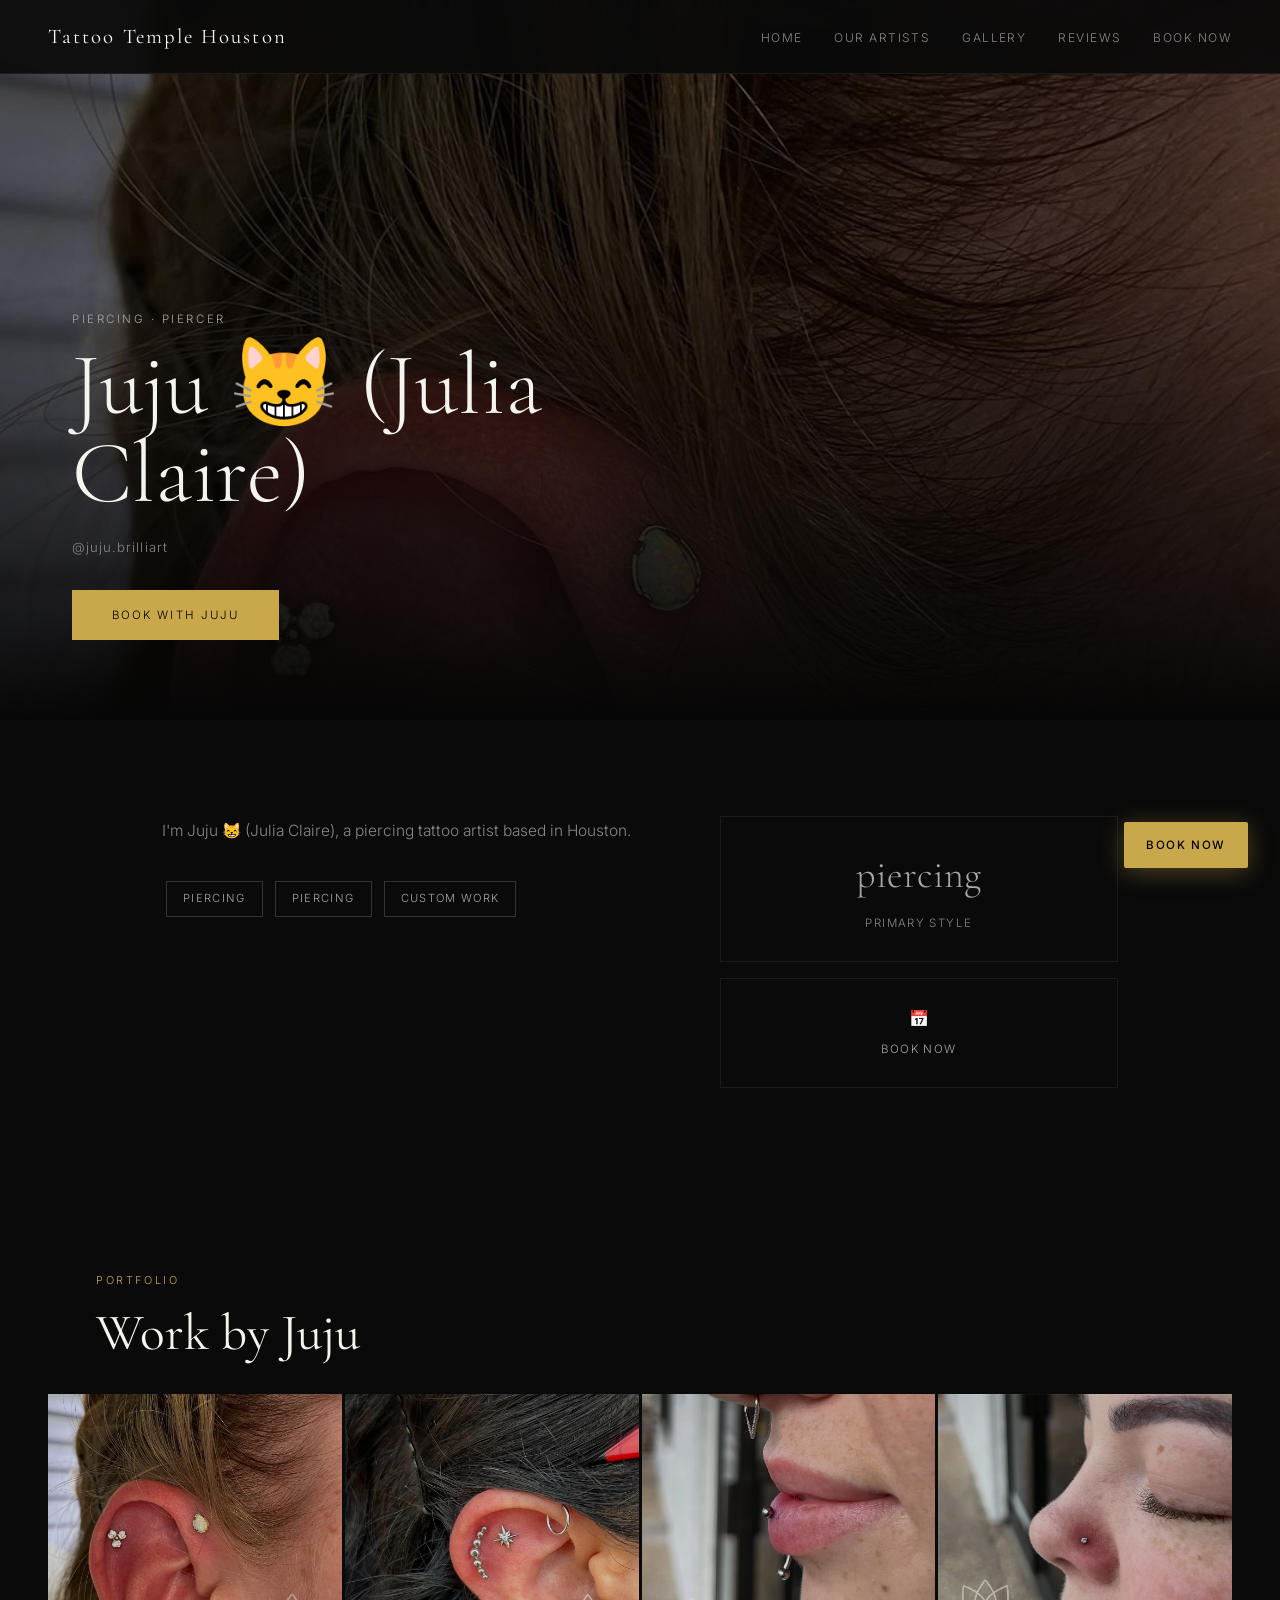
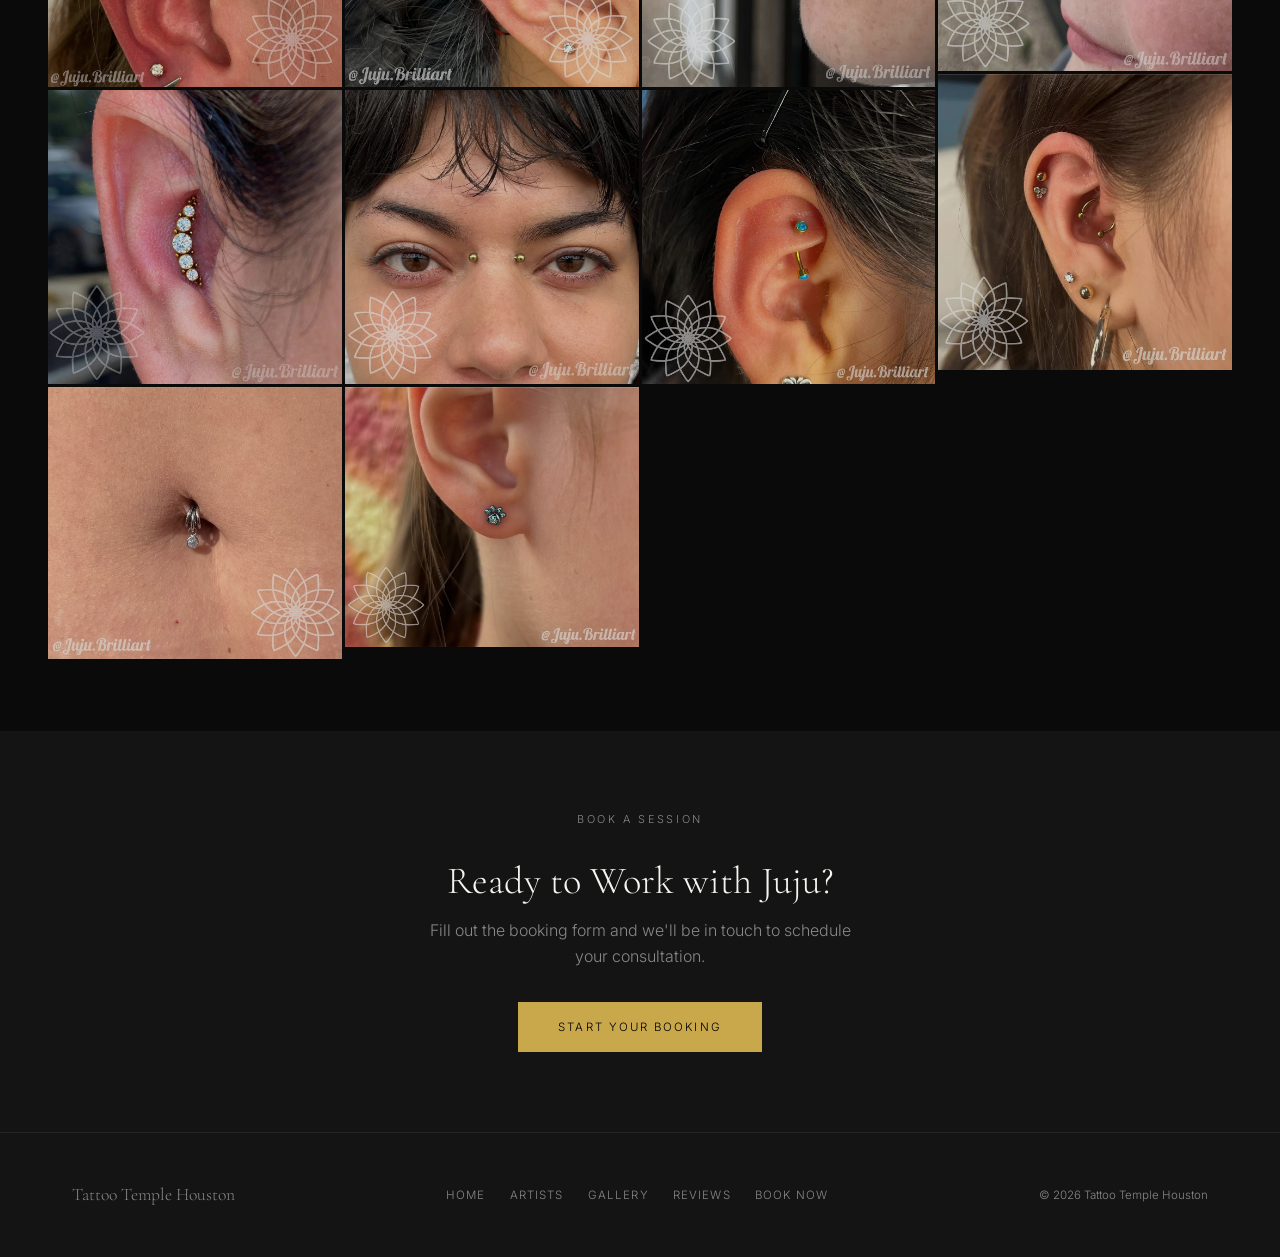
<file: artists/jujubrilliart.html>
<!DOCTYPE html>
<html lang="en">
<head>
  <meta charset="UTF-8">
  <meta name="viewport" content="width=device-width, initial-scale=1.0">
  <title>Juju &#x1f638; (Julia Claire) &#x2014; Tattoo Temple Houston</title>
  <meta name="description" content="I'm Juju &#x1f638; (Julia Claire), a piercing tattoo artist based in Houston.">
  <link rel="canonical" href="https://houstontattootemple.com/artists/jujubrilliart.html">
  <meta property="og:title" content="Juju &#x1f638; (Julia Claire) &#x2014; Tattoo Temple Houston">
  <meta property="og:description" content="I'm Juju &#x1f638; (Julia Claire), a piercing tattoo artist based in Houston.">
  <meta property="og:image" content="https://houstontattootemple.com/img/jujubrilliart_1.jpg">
  <meta property="og:url" content="https://houstontattootemple.com/artists/jujubrilliart.html">
  <meta property="og:type" content="profile">
  <link rel="preconnect" href="https://fonts.googleapis.com">
  <link rel="preconnect" href="https://fonts.gstatic.com" crossorigin>
  <link href="https://fonts.googleapis.com/css2?family=Cormorant+Garamond:ital,wght@0,300;0,400;1,300&family=Inter:wght@300;400;500&display=swap" rel="stylesheet">
  <style>
    
    :root {
      --black: #0a0a0a;
      --charcoal: #141414;
      --gold: #C9A84C;
      --white: #f5f5f0;
      --dim: #888;
      --border: rgba(255,255,255,0.07);
    }
    *, *::before, *::after { box-sizing: border-box; margin: 0; padding: 0; }
    html { scroll-behavior: smooth; }
    body {
      background: var(--black);
      color: var(--white);
      font-family: 'Inter', sans-serif;
      font-weight: 300;
      line-height: 1.6;
      overflow-x: hidden;
    }
    nav {
      position: fixed; top: 0; left: 0; right: 0; z-index: 100;
      display: flex; align-items: center; justify-content: space-between;
      padding: 20px 48px;
      background: rgba(10,10,10,0.92);
      backdrop-filter: blur(12px);
      border-bottom: 1px solid var(--border);
    }
    .nav-logo {
      font-family: 'Cormorant Garamond', Georgia, serif;
      font-size: 1.3rem; font-weight: 400;
      letter-spacing: 0.1em; color: var(--white);
      text-decoration: none;
    }
    .nav-links { display: flex; gap: 32px; list-style: none; align-items: center; }
    .nav-links a {
      color: var(--dim); text-decoration: none;
      font-size: 0.75rem; letter-spacing: 0.12em; text-transform: uppercase;
      transition: color 0.2s;
    }
    .nav-links a:hover, .nav-links a.active { color: var(--white); }
    .hamburger { display: none; background: none; border: none; cursor: pointer; padding: 4px; }
    .hamburger span { display: block; width: 22px; height: 1px; background: var(--white); margin: 5px 0; transition: all 0.3s; }
    .hamburger.open span:nth-child(1) { transform: rotate(45deg) translate(4px,4px); }
    .hamburger.open span:nth-child(2) { opacity: 0; }
    .hamburger.open span:nth-child(3) { transform: rotate(-45deg) translate(4px,-4px); }
    .mobile-menu {
      display: none; position: fixed; top: 65px; left: 0; right: 0; z-index: 99;
      background: var(--charcoal); padding: 24px 48px;
      border-bottom: 1px solid var(--border);
    }
    .mobile-menu.open { display: block; }
    .mobile-menu a {
      display: block; color: var(--white); text-decoration: none;
      font-size: 0.85rem; letter-spacing: 0.1em; text-transform: uppercase;
      padding: 12px 0; border-bottom: 1px solid var(--border);
    }
    .book-float {
      position: fixed; bottom: 32px; right: 32px; z-index: 200;
      background: var(--gold); color: #000;
      font-size: 0.72rem; font-weight: 500; letter-spacing: 0.14em; text-transform: uppercase;
      text-decoration: none; padding: 14px 22px; border-radius: 2px;
      box-shadow: 0 4px 24px rgba(201,168,76,0.35);
      transition: transform 0.2s, box-shadow 0.2s;
    }
    .book-float:hover { transform: translateY(-2px); box-shadow: 0 8px 32px rgba(201,168,76,0.5); }
    .fade-up { opacity: 0; transform: translateY(28px); transition: opacity 0.7s ease, transform 0.7s ease; }
    .fade-up.visible { opacity: 1; transform: translateY(0); }
    footer {
      background: var(--charcoal); padding: 48px 72px;
      border-top: 1px solid var(--border);
      display: flex; justify-content: space-between; align-items: center;
      flex-wrap: wrap; gap: 24px;
    }
    .footer-logo { font-family: 'Cormorant Garamond', Georgia, serif; font-size: 1.1rem; color: var(--dim); }
    .footer-links { display: flex; gap: 24px; flex-wrap: wrap; }
    .footer-links a { color: var(--dim); text-decoration: none; font-size: 0.72rem; letter-spacing: 0.1em; text-transform: uppercase; transition: color 0.2s; }
    .footer-links a:hover { color: var(--white); }
    .footer-copy { color: var(--dim); font-size: 0.72rem; }
    .section-label { font-size: 0.68rem; letter-spacing: 0.24em; text-transform: uppercase; color: var(--gold); margin-bottom: 16px; }
    h2 { font-family: 'Cormorant Garamond', Georgia, serif; font-size: clamp(2rem, 4vw, 3.2rem); font-weight: 400; line-height: 1.1; margin-bottom: 24px; }
    .btn-gold { display: inline-block; background: var(--gold); color: #000; text-decoration: none; font-size: 0.72rem; letter-spacing: 0.18em; text-transform: uppercase; padding: 16px 40px; transition: opacity 0.2s; }
    .btn-gold:hover { opacity: 0.88; }
    .btn-outline { display: inline-block; border: 1px solid var(--border); color: var(--white); text-decoration: none; font-size: 0.72rem; letter-spacing: 0.18em; text-transform: uppercase; padding: 14px 36px; transition: border-color 0.2s, color 0.2s; }
    .btn-outline:hover { border-color: var(--gold); color: var(--gold); }
    @media (max-width: 900px) {
      nav { padding: 18px 24px; }
      .nav-links { display: none; }
      .hamburger { display: block; }
      footer { padding: 40px 24px; flex-direction: column; text-align: center; }
    }
    @media (max-width: 600px) { footer { padding: 32px 20px; } }
  
    .hero {
      min-height: 80vh; display: flex; align-items: flex-end;
      padding: 0 72px 80px; position: relative; overflow: hidden;
    }
    .hero-bg {
      position: absolute; inset: 0;
      background-image: url('../img/jujubrilliart_1.jpg');
      background-size: cover; background-position: center top;
      filter: brightness(0.38); transform: scale(1.02);
    }
    .hero-gradient { position: absolute; inset: 0; background: linear-gradient(to top, rgba(5,5,5,0.98) 0%, rgba(5,5,5,0.1) 60%, transparent 100%); }
    .hero-content { position: relative; z-index: 2; max-width: 700px; }
    .hero-eyebrow { font-size: 0.72rem; letter-spacing: 0.22em; text-transform: uppercase; color: #A8A8A8; margin-bottom: 12px; }
    h1 { font-family: 'Cormorant Garamond', Georgia, serif; font-size: clamp(3rem, 7vw, 5.5rem); font-weight: 300; line-height: 1; margin-bottom: 20px; }
    .hero-handle { font-size: 0.82rem; color: var(--dim); letter-spacing: 0.08em; margin-bottom: 32px; }
    .hero-handle a { color: var(--dim); text-decoration: none; transition: color 0.2s; }
    .hero-handle a:hover { color: #A8A8A8; }
    /* BIO */
    .bio-section { padding: 96px 72px; max-width: 1100px; margin: 0 auto; display: grid; grid-template-columns: 1.2fr 1fr; gap: 80px; align-items: start; }
    .bio-text p { color: var(--dim); line-height: 1.9; margin-bottom: 24px; font-size: 0.97rem; }
    .bio-stats { position: sticky; top: 100px; }
    .stat-card { border: 1px solid var(--border); padding: 28px; margin-bottom: 16px; text-align: center; }
    .stat-big { font-family: 'Cormorant Garamond', Georgia, serif; font-size: 2.4rem; font-weight: 300; color: #A8A8A8; }
    .stat-small { font-size: 0.72rem; color: var(--dim); letter-spacing: 0.12em; text-transform: uppercase; margin-top: 8px; }
    .style-tag { display: inline-block; border: 1px solid #A8A8A844; color: #A8A8A8; font-size: 0.7rem; letter-spacing: 0.12em; text-transform: uppercase; padding: 8px 16px; margin: 4px; }
    /* GALLERY */
    .gallery-section { padding: 72px 48px; }
    .masonry-grid { columns: 4; column-gap: 3px; max-width: 1400px; margin: 0 auto; }
    .masonry-item { break-inside: avoid; margin-bottom: 3px; overflow: hidden; }
    .masonry-item img { width: 100%; display: block; filter: brightness(0.85); transition: filter 0.3s; }
    .masonry-item:hover img { filter: brightness(1); }
    /* BOOKING CTA */
    .booking-cta { padding: 80px 72px; background: var(--charcoal); text-align: center; }
    .booking-cta h2 { font-family: 'Cormorant Garamond', Georgia, serif; font-size: 2.4rem; font-weight: 300; margin-bottom: 16px; }
    .booking-cta p { color: var(--dim); max-width: 440px; margin: 0 auto 32px; }
    @media (max-width: 900px) {
      .hero { padding: 0 24px 60px; }
      .bio-section { padding: 60px 24px; grid-template-columns: 1fr; gap: 40px; }
      .bio-stats { position: static; }
      .gallery-section { padding: 48px 16px; }
      .masonry-grid { columns: 2; }
      .booking-cta { padding: 60px 24px; }
    }
    @media (max-width: 480px) { .masonry-grid { columns: 1; } }
  </style>
</head>
<body>
  
  <nav>
    <a href="../index.html" class="nav-logo">Tattoo Temple Houston</a>
    <ul class="nav-links">
      <li><a href="../index.html">Home</a></li>
      <li><a href="../artists/index.html">Our Artists</a></li>
      <li><a href="../gallery.html">Gallery</a></li>
      <li><a href="../reviews.html">Reviews</a></li>
      <li><a href="../booking.html">Book Now</a></li>
    </ul>
    <button class="hamburger" aria-label="Menu" onclick="this.classList.toggle('open');document.querySelector('.mobile-menu').classList.toggle('open')">
      <span></span><span></span><span></span>
    </button>
  </nav>
  <div class="mobile-menu">
    <a href="../index.html">Home</a>
    <a href="../artists/index.html">Our Artists</a>
    <a href="../gallery.html">Gallery</a>
    <a href="../reviews.html">Reviews</a>
    <a href="../booking.html">Book Now</a>
  </div>
  <a href="../booking.html" class="book-float">Book Now</a>

  <section class="hero">
    <div class="hero-bg"></div>
    <div class="hero-gradient"></div>
    <div class="hero-content">
      <p class="hero-eyebrow fade-up">piercing &#xb7; Piercer</p>
      <h1 class="fade-up">Juju &#x1f638; (Julia Claire)</h1>
      <p class="hero-handle fade-up"><a href="https://www.instagram.com/juju.brilliart" target="_blank" rel="noopener">@juju.brilliart</a></p>
      <a href="../booking.html" class="btn-gold fade-up">Book with Juju</a>
    </div>
  </section>

  <div class="bio-section">
    <div class="bio-text">
      <p class="fade-up">I'm Juju &#x1f638; (Julia Claire), a piercing tattoo artist based in Houston.</p>
      <div style="margin-top:32px;" class="fade-up">
        <span class="style-tag">piercing</span>
        <span class="style-tag">Piercing</span>
        <span class="style-tag">Custom Work</span>
      </div>
    </div>
    <div class="bio-stats">
      
      <div class="stat-card fade-up">
        <div class="stat-big">piercing</div>
        <div class="stat-small">Primary Style</div>
      </div>
      <div class="stat-card fade-up">
        <a href="../booking.html" style="display:block;text-align:center;text-decoration:none;">
          <div class="stat-big" style="font-size:1rem;">&#x1f4c5;</div>
          <div class="stat-small" style="color:#A8A8A8;margin-top:8px;">Book Now</div>
        </a>
      </div>
    </div>
  </div>

  <section class="gallery-section">
    <div style="max-width:1400px;margin:0 auto 32px 48px;">
      <p class="section-label fade-up">Portfolio</p>
      <h2 class="fade-up" style="font-family:'Cormorant Garamond',Georgia,serif;">Work by Juju</h2>
    </div>
    <div class="masonry-grid">
      
      <div class="masonry-item fade-up">
        <img src="../img/jujubrilliart_1.jpg" alt="Juju &#x1f638; (Julia Claire) tattoo" loading="lazy">
      </div>

      <div class="masonry-item fade-up">
        <img src="../img/jujubrilliart_2.jpg" alt="Juju &#x1f638; (Julia Claire) tattoo" loading="lazy">
      </div>

      <div class="masonry-item fade-up">
        <img src="../img/jujubrilliart_3.jpg" alt="Juju &#x1f638; (Julia Claire) tattoo" loading="lazy">
      </div>

      <div class="masonry-item fade-up">
        <img src="../img/jujubrilliart_4.jpg" alt="Juju &#x1f638; (Julia Claire) tattoo" loading="lazy">
      </div>

      <div class="masonry-item fade-up">
        <img src="../img/jujubrilliart_5.jpg" alt="Juju &#x1f638; (Julia Claire) tattoo" loading="lazy">
      </div>

      <div class="masonry-item fade-up">
        <img src="../img/jujubrilliart_6.jpg" alt="Juju &#x1f638; (Julia Claire) tattoo" loading="lazy">
      </div>

      <div class="masonry-item fade-up">
        <img src="../img/jujubrilliart_7.jpg" alt="Juju &#x1f638; (Julia Claire) tattoo" loading="lazy">
      </div>

      <div class="masonry-item fade-up">
        <img src="../img/jujubrilliart_8.jpg" alt="Juju &#x1f638; (Julia Claire) tattoo" loading="lazy">
      </div>

      <div class="masonry-item fade-up">
        <img src="../img/jujubrilliart_9.jpg" alt="Juju &#x1f638; (Julia Claire) tattoo" loading="lazy">
      </div>

      <div class="masonry-item fade-up">
        <img src="../img/jujubrilliart_10.jpg" alt="Juju &#x1f638; (Julia Claire) tattoo" loading="lazy">
      </div>
    </div>
  </section>

  <section class="booking-cta">
    <p class="section-label fade-up">Book a Session</p>
    <h2 class="fade-up">Ready to Work with Juju?</h2>
    <p class="fade-up">Fill out the booking form and we'll be in touch to schedule your consultation.</p>
    <a href="../booking.html" class="btn-gold fade-up">Start Your Booking</a>
  </section>

  <footer>
    <div class="footer-logo">Tattoo Temple Houston</div>
    <div class="footer-links">
      <a href="../index.html">Home</a>
      <a href="../artists/index.html">Artists</a>
      <a href="../gallery.html">Gallery</a>
      <a href="../reviews.html">Reviews</a>
      <a href="../booking.html">Book Now</a>
    </div>
    <div class="footer-copy">&#xa9; 2026 Tattoo Temple Houston</div>
  </footer>
  
  <script>
    const obs = new IntersectionObserver((entries) => {
      entries.forEach(e => { if (e.isIntersecting) { e.target.classList.add('visible'); obs.unobserve(e.target); } });
    }, { threshold: 0.12 });
    document.addEventListener('DOMContentLoaded', () => {
      document.querySelectorAll('.fade-up').forEach(el => obs.observe(el));
    });
  </script>
</body>
</html>
</file>
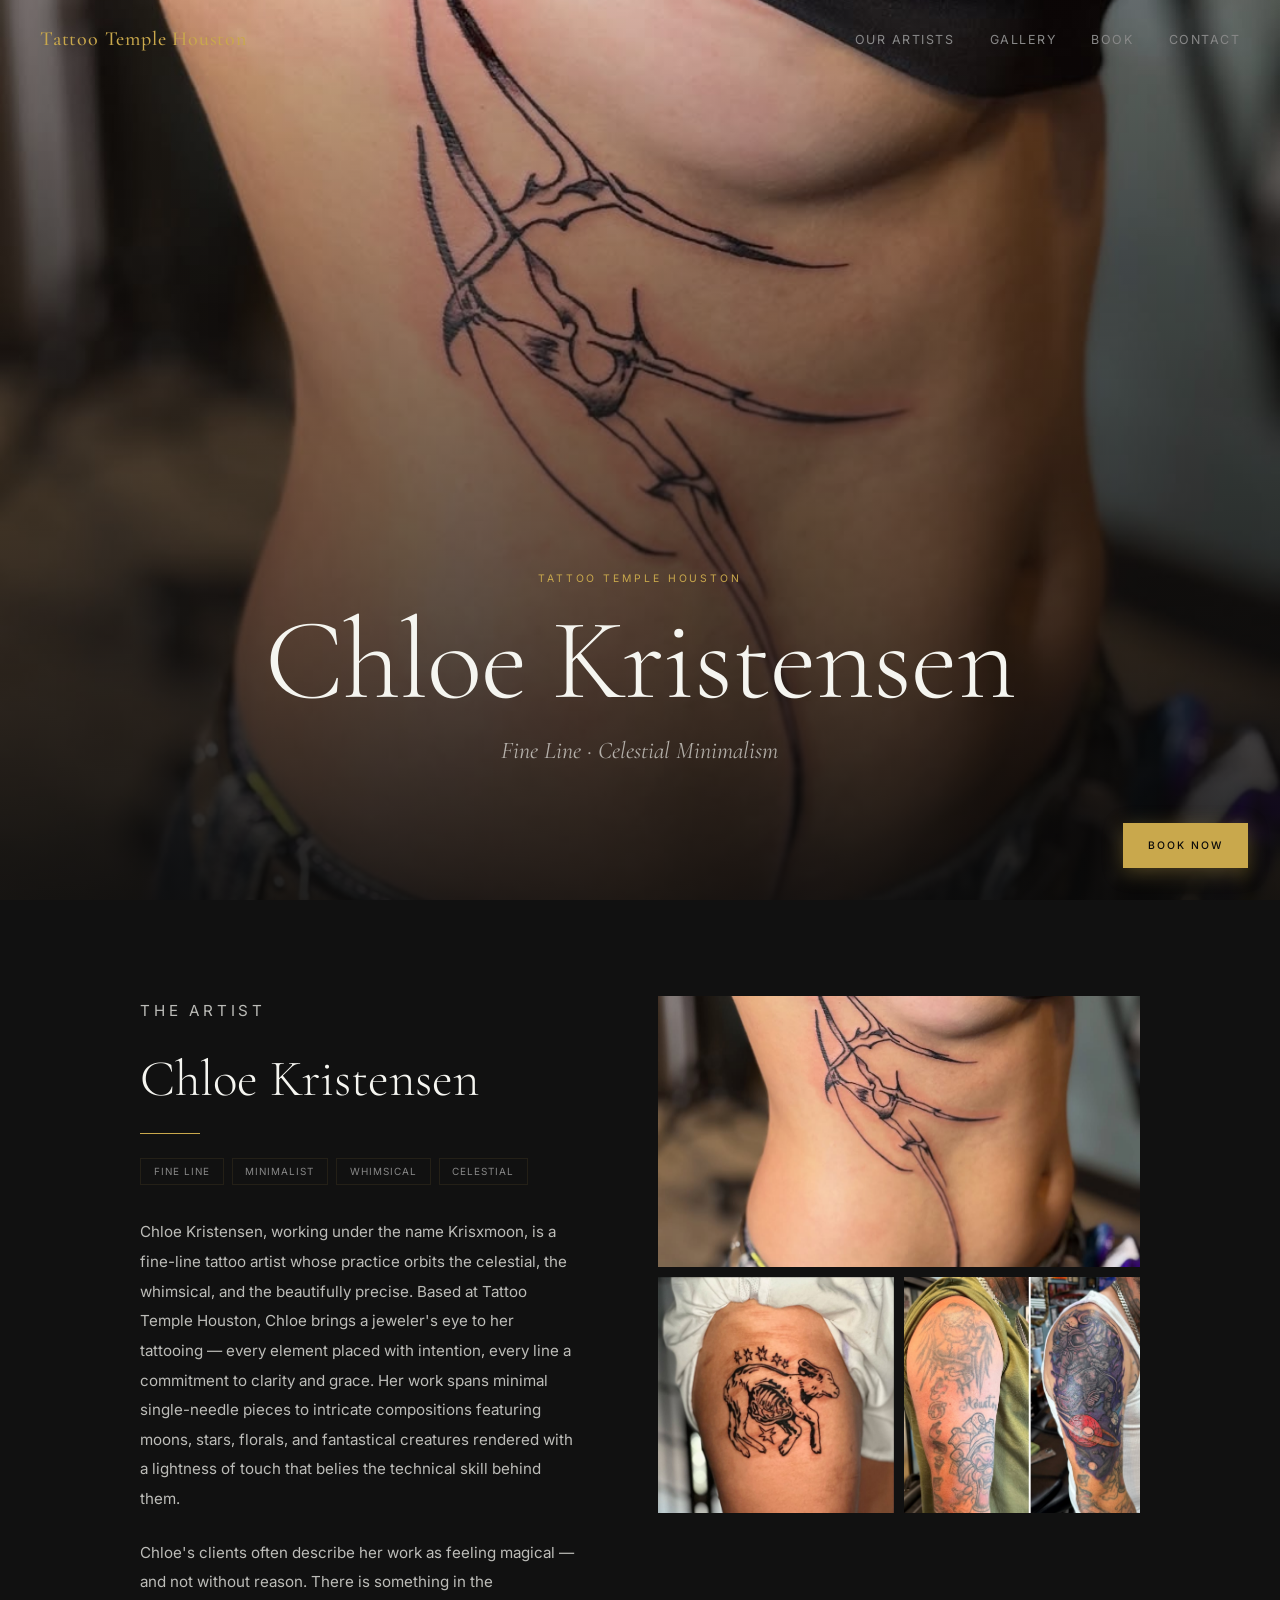
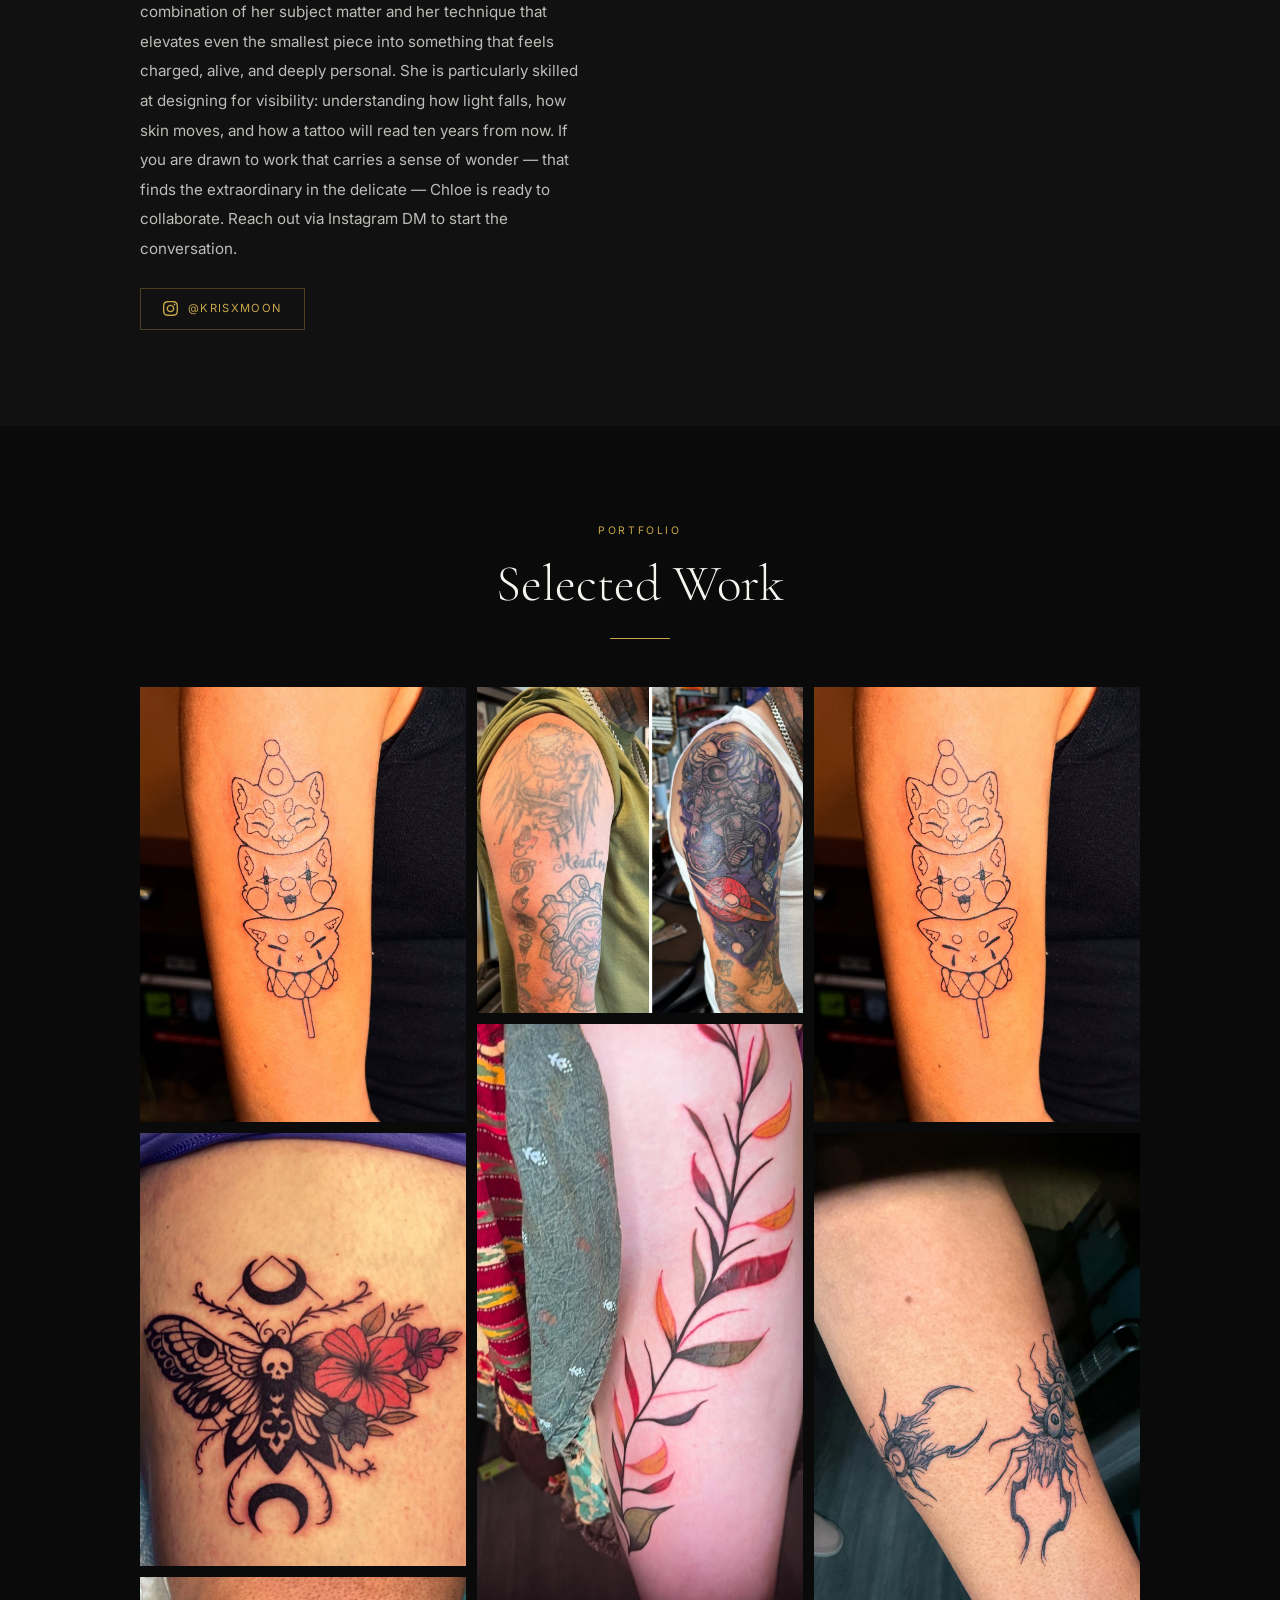
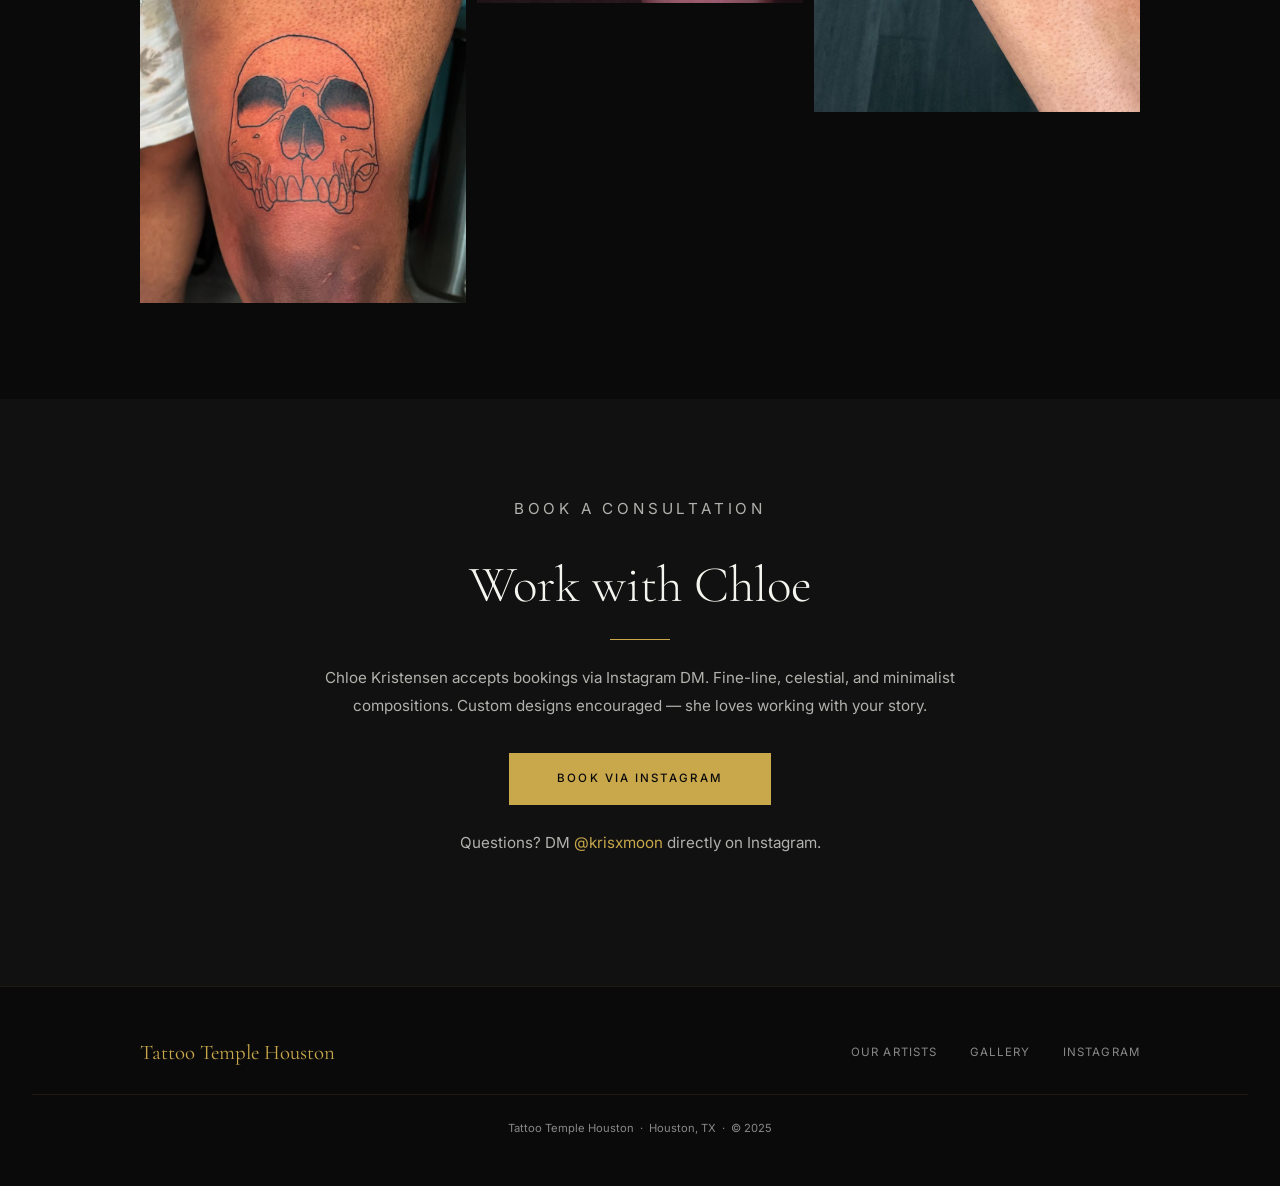
<file: artists/krisxmoon.html>
<!DOCTYPE html>
<html lang="en">
<head>
  <meta charset="UTF-8" />
  <meta name="viewport" content="width=device-width, initial-scale=1.0" />
  <title>Chloe Kristensen — Tattoo Temple Houston</title>
  <meta name="description" content="Chloe Kristensen — Fine Line · Celestial Minimalism tattoo artist at Tattoo Temple Houston, Houston TX." />
  <link rel="canonical" href="https://eternowebstudio.com/tattootemplehouston/artists/krisxmoon.html" />
  <meta property="og:title" content="Chloe Kristensen — Tattoo Temple Houston" />
  <meta property="og:description" content="Fine Line · Celestial Minimalism tattoo artist at Tattoo Temple Houston, Houston TX." />
  <meta property="og:image" content="https://eternowebstudio.com/tattootemplehouston/img/krisxmoon_1.jpg" />
  <meta property="og:url" content="https://eternowebstudio.com/tattootemplehouston/artists/krisxmoon.html" />
  <link rel="preconnect" href="https://fonts.googleapis.com" />
  <link rel="preconnect" href="https://fonts.gstatic.com" crossorigin />
  <link href="https://fonts.googleapis.com/css2?family=Cormorant+Garamond:ital,wght@0,300;0,400;0,500;0,600;1,300;1,400&family=Inter:wght@300;400;500&display=swap" rel="stylesheet" />
  <style>
    *, *::before, *::after { box-sizing: border-box; margin: 0; padding: 0; }
    :root {
      --black: #0a0a0a; --surface: #111111; --surface-2: #161616;
      --gold: #C9A84C; --gold-light: #e2c47a; --gold-dim: rgba(201,168,76,0.12);
      --white: #f5f5f0; --dim: #888; --border: rgba(201,168,76,0.1);
      --serif: 'Cormorant Garamond', Georgia, serif;
      --sans: 'Inter', 'Helvetica Neue', sans-serif;
    }
    html { scroll-behavior: smooth; }
    body { background: var(--black); color: var(--white); font-family: var(--sans); line-height: 1.7; overflow-x: hidden; }
    img { display: block; max-width: 100%; }
    a { color: inherit; text-decoration: none; }

    nav {
      position: fixed; top: 0; left: 0; right: 0; z-index: 200;
      display: flex; align-items: center; justify-content: space-between;
      padding: 1.4rem 2.5rem;
      transition: background 0.4s, backdrop-filter 0.4s;
    }
    nav.scrolled {
      background: rgba(10,10,10,0.9); backdrop-filter: blur(16px);
      border-bottom: 1px solid var(--border);
    }
    .nav-logo { font-family: var(--serif); font-size: 1.25rem; font-weight: 500; letter-spacing: 0.04em; color: var(--gold); }
    .nav-links { display: flex; gap: 2.2rem; }
    .nav-links a { font-size: 0.78rem; letter-spacing: 0.12em; text-transform: uppercase; color: var(--dim); transition: color 0.3s; }
    .nav-links a:hover { color: var(--white); }
    .hamburger { display: none; flex-direction: column; gap: 5px; cursor: pointer; padding: 4px; }
    .hamburger span { display: block; width: 22px; height: 1.5px; background: var(--white); transition: all 0.3s; }
    .hamburger.open span:nth-child(1) { transform: rotate(45deg) translate(4.5px, 4.5px); }
    .hamburger.open span:nth-child(2) { opacity: 0; }
    .hamburger.open span:nth-child(3) { transform: rotate(-45deg) translate(4.5px, -4.5px); }
    .mobile-menu {
      display: none; position: fixed; inset: 0;
      background: rgba(10,10,10,0.97); z-index: 190; flex-direction: column;
      align-items: center; justify-content: center; gap: 2.5rem;
    }
    .mobile-menu.open { display: flex; }
    .mobile-menu a { font-family: var(--serif); font-size: 2rem; color: var(--white); }
    .mobile-menu a:hover { color: var(--gold); }
    @media (max-width: 768px) { .nav-links { display: none; } .hamburger { display: flex; } nav { padding: 1.2rem 1.5rem; } }

    /* Hero */
    #hero {
      position: relative; height: 100vh; min-height: 600px;
      background: url('../img/krisxmoon_1.jpg') center center / cover no-repeat;
      display: flex; flex-direction: column; align-items: center; justify-content: flex-end;
      padding-bottom: 8rem;
    }
    #hero::before { content: ''; position: absolute; inset: 0; background: linear-gradient(to bottom, rgba(10,10,10,0.15) 0%, rgba(10,10,10,0.6) 60%, rgba(10,10,10,0.9) 100%); }
    .hero-content { position: relative; z-index: 2; text-align: center; padding: 0 2rem; }
    .hero-eyebrow { font-size: 0.65rem; letter-spacing: 0.28em; text-transform: uppercase; color: var(--gold); margin-bottom: 1rem; }
    .hero-name { font-family: var(--serif); font-size: clamp(3.5rem, 9vw, 7.5rem); font-weight: 300; line-height: 1; letter-spacing: -0.01em; margin-bottom: 0.8rem; }
    .hero-style { font-family: var(--serif); font-size: clamp(1rem, 2.5vw, 1.5rem); font-style: italic; color: rgba(245,245,240,0.65); }

    section { padding: 6rem 2rem; }
    .section-inner { max-width: 1000px; margin: 0 auto; }
    .section-label { font-size: 0.65rem; letter-spacing: 0.25em; text-transform: uppercase; color: var(--gold); margin-bottom: 1rem; }
    .section-title { font-family: var(--serif); font-size: clamp(2rem, 5vw, 3.2rem); font-weight: 300; line-height: 1.15; margin-bottom: 1.5rem; }
    .gold-rule { width: 60px; height: 1px; background: var(--gold); margin: 1.5rem 0; }
    .gold-rule.center { margin: 1.5rem auto; }

    /* About */
    #about { background: var(--surface); }
    .about-grid { display: grid; grid-template-columns: 1fr 1.1fr; gap: 5rem; align-items: start; }
    .about-text p { color: rgba(245,245,240,0.75); line-height: 1.95; margin-bottom: 1.5rem; font-size: 0.95rem; }
    .style-tags { display: flex; flex-wrap: wrap; gap: 0.5rem; margin-bottom: 2rem; }
    .style-tag { font-size: 0.62rem; letter-spacing: 0.1em; text-transform: uppercase; padding: 0.28rem 0.8rem; border: 1px solid var(--border); color: var(--dim); }
    .ig-link {
      display: inline-flex; align-items: center; gap: 0.6rem;
      font-size: 0.7rem; letter-spacing: 0.12em; text-transform: uppercase; color: var(--gold);
      border: 1px solid rgba(201,168,76,0.3); padding: 0.65rem 1.4rem; transition: all 0.3s;
    }
    .ig-link:hover { background: var(--gold); color: var(--black); }
    .about-imgs { display: grid; grid-template-columns: 1fr 1fr; gap: 0.6rem; }
    .about-imgs img { width: 100%; aspect-ratio: 1; object-fit: cover; }
    .about-imgs .tall { grid-column: 1 / -1; aspect-ratio: 16/9; }
    @media (max-width: 768px) { .about-grid { grid-template-columns: 1fr; gap: 2.5rem; } }

    /* Gallery */
    #gallery { background: var(--black); }
    .gallery-header { text-align: center; margin-bottom: 3rem; }
    .gallery-masonry { columns: 3; column-gap: 0.7rem; }
    .g-item { break-inside: avoid; margin-bottom: 0.7rem; overflow: hidden; }
    .g-item img { width: 100%; display: block; transition: transform 0.5s ease; }
    .g-item:hover img { transform: scale(1.04); }
    @media (max-width: 768px) { .gallery-masonry { columns: 2; } }
    @media (max-width: 480px) { .gallery-masonry { columns: 1; } }

    /* Booking */
    #booking { background: var(--surface); }
    .booking-inner { max-width: 680px; margin: 0 auto; text-align: center; }
    .booking-inner p { color: rgba(245,245,240,0.7); margin-bottom: 2rem; font-size: 0.95rem; line-height: 1.9; }
    .book-btn {
      display: inline-block; padding: 1rem 3rem;
      background: var(--gold); color: var(--black);
      font-size: 0.72rem; letter-spacing: 0.18em; text-transform: uppercase; font-weight: 500;
      transition: all 0.3s; margin-bottom: 1.5rem;
    }
    .book-btn:hover { background: var(--gold-light); transform: translateY(-2px); }
    .alt-book { font-size: 0.75rem; color: var(--dim); }
    .alt-book a { color: var(--gold); }
    .alt-book a:hover { text-decoration: underline; }

    /* Footer */
    footer { background: var(--black); border-top: 1px solid var(--border); padding: 3rem 2rem; }
    .footer-inner { max-width: 1000px; margin: 0 auto; display: flex; justify-content: space-between; align-items: center; flex-wrap: wrap; gap: 1.5rem; }
    .footer-logo { font-family: var(--serif); font-size: 1.3rem; color: var(--gold); }
    .footer-links { display: flex; gap: 2rem; }
    .footer-links a { font-size: 0.72rem; letter-spacing: 0.1em; text-transform: uppercase; color: var(--dim); transition: color 0.3s; }
    .footer-links a:hover { color: var(--white); }
    .footer-copy { font-size: 0.7rem; color: var(--dim); width: 100%; text-align: center; padding-top: 1.5rem; border-top: 1px solid var(--border); margin-top: 1.5rem; }

    .float-btn {
      position: fixed; bottom: 2rem; right: 2rem; z-index: 300;
      background: var(--gold); color: var(--black);
      font-size: 0.65rem; letter-spacing: 0.18em; text-transform: uppercase; font-weight: 500;
      padding: 0.85rem 1.6rem; box-shadow: 0 4px 20px rgba(201,168,76,0.35); transition: all 0.3s;
    }
    .float-btn:hover { background: var(--gold-light); transform: translateY(-2px); }

    .fade-up { opacity: 0; transform: translateY(28px); transition: opacity 0.7s ease, transform 0.7s ease; }
    .fade-up.visible { opacity: 1; transform: translateY(0); }
    .fade-up.delay-1 { transition-delay: 0.1s; }
    .fade-up.delay-2 { transition-delay: 0.2s; }
    .fade-up.delay-3 { transition-delay: 0.3s; }
  </style>
</head>
<body>

<nav id="main-nav">
  <a class="nav-logo" href="../">Tattoo Temple Houston</a>
  <div class="nav-links">
    <a href="./">Our Artists</a>
    <a href="../#gallery">Gallery</a>
    <a href="./booking.html">Book</a>
    <a href="../#contact">Contact</a>
  </div>
  <div class="hamburger" id="hamburger"><span></span><span></span><span></span></div>
</nav>

<div class="mobile-menu" id="mobile-menu">
  <a href="../">Home</a>
  <a href="./" onclick="closeMobile()">Our Artists</a>
  <a href="#booking" onclick="closeMobile()">Book</a>
  <a href="../#contact" onclick="closeMobile()">Contact</a>
</div>

<section id="hero">
  <div class="hero-content">
    <p class="hero-eyebrow">Tattoo Temple Houston</p>
    <h1 class="hero-name">Chloe Kristensen</h1>
    <p class="hero-style">Fine Line · Celestial Minimalism</p>
  </div>
</section>

<section id="about">
  <div class="section-inner">
    <div class="about-grid">
      <div class="about-text fade-up">
        <p class="section-label">The Artist</p>
        <h2 class="section-title">Chloe Kristensen</h2>
        <div class="gold-rule"></div>
        <div class="style-tags"><span class="style-tag">Fine Line</span> <span class="style-tag">Minimalist</span> <span class="style-tag">Whimsical</span> <span class="style-tag">Celestial</span></div>
        <p>Chloe Kristensen, working under the name Krisxmoon, is a fine-line tattoo artist whose practice orbits the celestial, the whimsical, and the beautifully precise. Based at Tattoo Temple Houston, Chloe brings a jeweler's eye to her tattooing — every element placed with intention, every line a commitment to clarity and grace. Her work spans minimal single-needle pieces to intricate compositions featuring moons, stars, florals, and fantastical creatures rendered with a lightness of touch that belies the technical skill behind them.</p>
        <p>Chloe's clients often describe her work as feeling magical — and not without reason. There is something in the combination of her subject matter and her technique that elevates even the smallest piece into something that feels charged, alive, and deeply personal. She is particularly skilled at designing for visibility: understanding how light falls, how skin moves, and how a tattoo will read ten years from now. If you are drawn to work that carries a sense of wonder — that finds the extraordinary in the delicate — Chloe is ready to collaborate. Reach out via Instagram DM to start the conversation.</p>
        <a href="https://www.instagram.com/krisxmoon/" target="_blank" rel="noopener" class="ig-link">
          <svg width="15" height="15" viewBox="0 0 24 24" fill="currentColor"><path d="M12 2.163c3.204 0 3.584.012 4.85.07 3.252.148 4.771 1.691 4.919 4.919.058 1.265.069 1.645.069 4.849 0 3.205-.012 3.584-.069 4.849-.149 3.225-1.664 4.771-4.919 4.919-1.266.058-1.644.07-4.85.07-3.204 0-3.584-.012-4.849-.07-3.26-.149-4.771-1.699-4.919-4.92-.058-1.265-.07-1.644-.07-4.849 0-3.204.013-3.583.07-4.849.149-3.227 1.664-4.771 4.919-4.919 1.266-.057 1.645-.069 4.849-.069zm0-2.163c-3.259 0-3.667.014-4.947.072-4.358.2-6.78 2.618-6.98 6.98-.059 1.281-.073 1.689-.073 4.948 0 3.259.014 3.668.072 4.948.2 4.358 2.618 6.78 6.98 6.98 1.281.058 1.689.072 4.948.072 3.259 0 3.668-.014 4.948-.072 4.354-.2 6.782-2.618 6.979-6.98.059-1.28.073-1.689.073-4.948 0-3.259-.014-3.667-.072-4.947-.196-4.354-2.617-6.78-6.979-6.98-1.281-.059-1.69-.073-4.949-.073zm0 5.838c-3.403 0-6.162 2.759-6.162 6.162s2.759 6.163 6.162 6.163 6.162-2.759 6.162-6.163c0-3.403-2.759-6.162-6.162-6.162zm0 10.162c-2.209 0-4-1.79-4-4 0-2.209 1.791-4 4-4s4 1.791 4 4c0 2.21-1.791 4-4 4zm6.406-11.845c-.796 0-1.441.645-1.441 1.44s.645 1.44 1.441 1.44c.795 0 1.439-.645 1.439-1.44s-.644-1.44-1.439-1.44z"/></svg>
          @krisxmoon
        </a>
      </div>
      <div class="fade-up delay-2">
        <div class="about-imgs">
          <img src="../img/krisxmoon_1.jpg" alt="Chloe Kristensen tattoo work" loading="lazy" class="tall" />
          <img src="../img/krisxmoon_2.jpg" alt="Chloe Kristensen tattoo work" loading="lazy" />
          <img src="../img/krisxmoon_3.jpg" alt="Chloe Kristensen tattoo work" loading="lazy" />
        </div>
      </div>
    </div>
  </div>
</section>

<section id="gallery">
  <div class="section-inner">
    <div class="gallery-header fade-up">
      <p class="section-label">Portfolio</p>
      <h2 class="section-title">Selected Work</h2>
      <div class="gold-rule center"></div>
    </div>
    <div class="gallery-masonry">
      <div class="g-item fade-up"><img src="../img/krisxmoon_4.jpg" alt="Tattoo work" loading="lazy" /></div>
      <div class="g-item fade-up delay-1"><img src="../img/krisxmoon_5.jpg" alt="Tattoo work" loading="lazy" /></div>
      <div class="g-item fade-up delay-2"><img src="../img/krisxmoon_6.jpg" alt="Tattoo work" loading="lazy" /></div>
      <div class="g-item fade-up delay-3"><img src="../img/krisxmoon_7.jpg" alt="Tattoo work" loading="lazy" /></div>
      <div class="g-item fade-up delay-1"><img src="../img/krisxmoon_8.jpg" alt="Tattoo work" loading="lazy" /></div>
      <div class="g-item fade-up delay-2"><img src="../img/krisxmoon_9.jpg" alt="Tattoo work" loading="lazy" /></div>
      <div class="g-item fade-up delay-3"><img src="../img/krisxmoon_10.jpg" alt="Tattoo work" loading="lazy" /></div>
    </div>
  </div>
</section>

<section id="booking">
  <div class="section-inner">
    <div class="booking-inner fade-up">
      <p class="section-label">Book a Consultation</p>
      <h2 class="section-title">Work with Chloe</h2>
      <div class="gold-rule center"></div>
      <p>Chloe Kristensen accepts bookings via Instagram DM. Fine-line, celestial, and minimalist compositions. Custom designs encouraged — she loves working with your story.</p>
      <a href="https://www.instagram.com/krisxmoon/" target="_blank" rel="noopener" class="book-btn">Book via Instagram</a>
      <p class="alt-book">Questions? DM <a href="https://www.instagram.com/krisxmoon/" target="_blank" rel="noopener">@krisxmoon</a> directly on Instagram.</p>
    </div>
  </div>
</section>

<footer>
  <div class="footer-inner">
    <a class="footer-logo" href="../">Tattoo Temple Houston</a>
    <div class="footer-links">
      <a href="./">Our Artists</a>
      <a href="../#gallery">Gallery</a>
      <a href="https://www.instagram.com/tattootemple_houston/" target="_blank" rel="noopener">Instagram</a>
    </div>
  </div>
  <p class="footer-copy">Tattoo Temple Houston &nbsp;·&nbsp; Houston, TX &nbsp;·&nbsp; &copy; 2025</p>
</footer>

<a href="#booking" class="float-btn">Book Now</a>

<script>
  const nav = document.getElementById('main-nav');
  window.addEventListener('scroll', () => { nav.classList.toggle('scrolled', window.scrollY > 50); });
  const ham = document.getElementById('hamburger');
  const mob = document.getElementById('mobile-menu');
  ham.addEventListener('click', () => {
    ham.classList.toggle('open'); mob.classList.toggle('open');
    document.body.style.overflow = mob.classList.contains('open') ? 'hidden' : '';
  });
  function closeMobile() {
    ham.classList.remove('open'); mob.classList.remove('open');
    document.body.style.overflow = '';
  }
  const io = new IntersectionObserver((entries) => {
    entries.forEach(e => { if (e.isIntersecting) e.target.classList.add('visible'); });
  }, { threshold: 0.08 });
  document.querySelectorAll('.fade-up').forEach(el => io.observe(el));
</script>
</body>
</html>
</file>
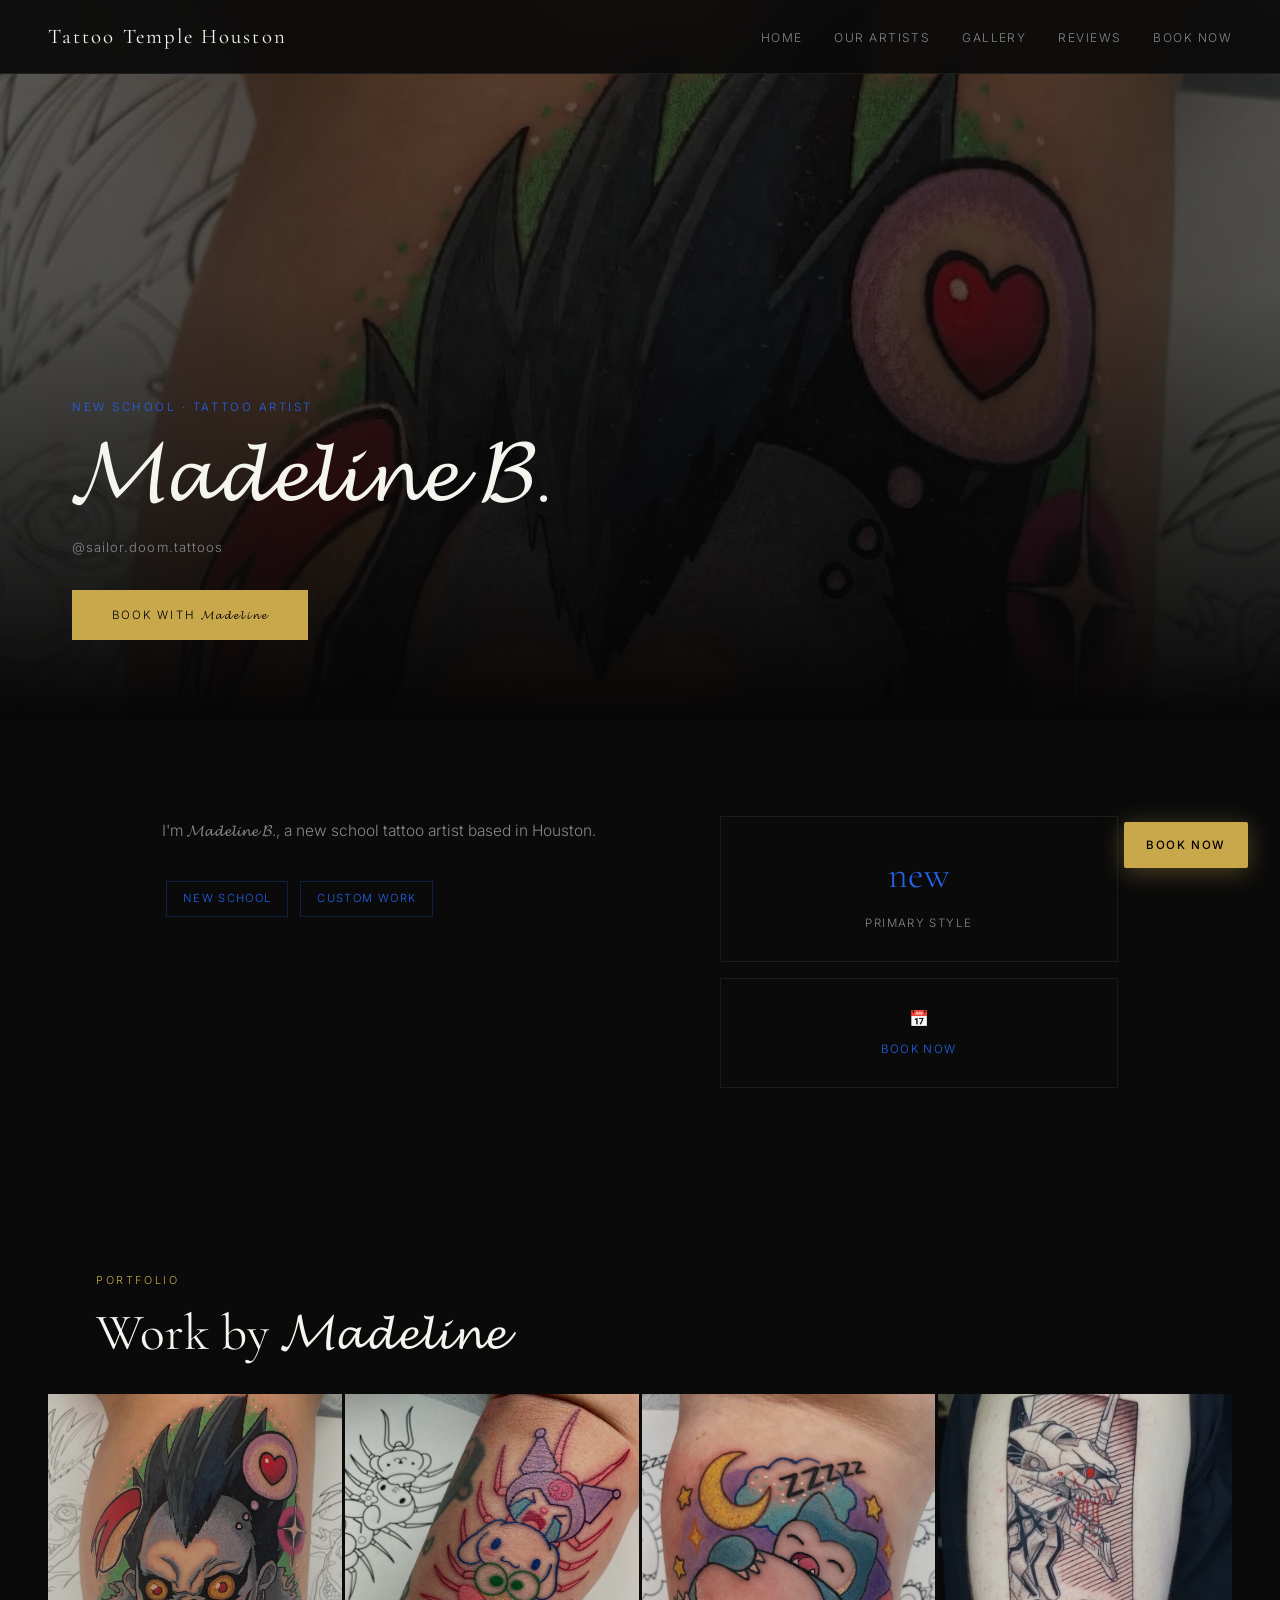
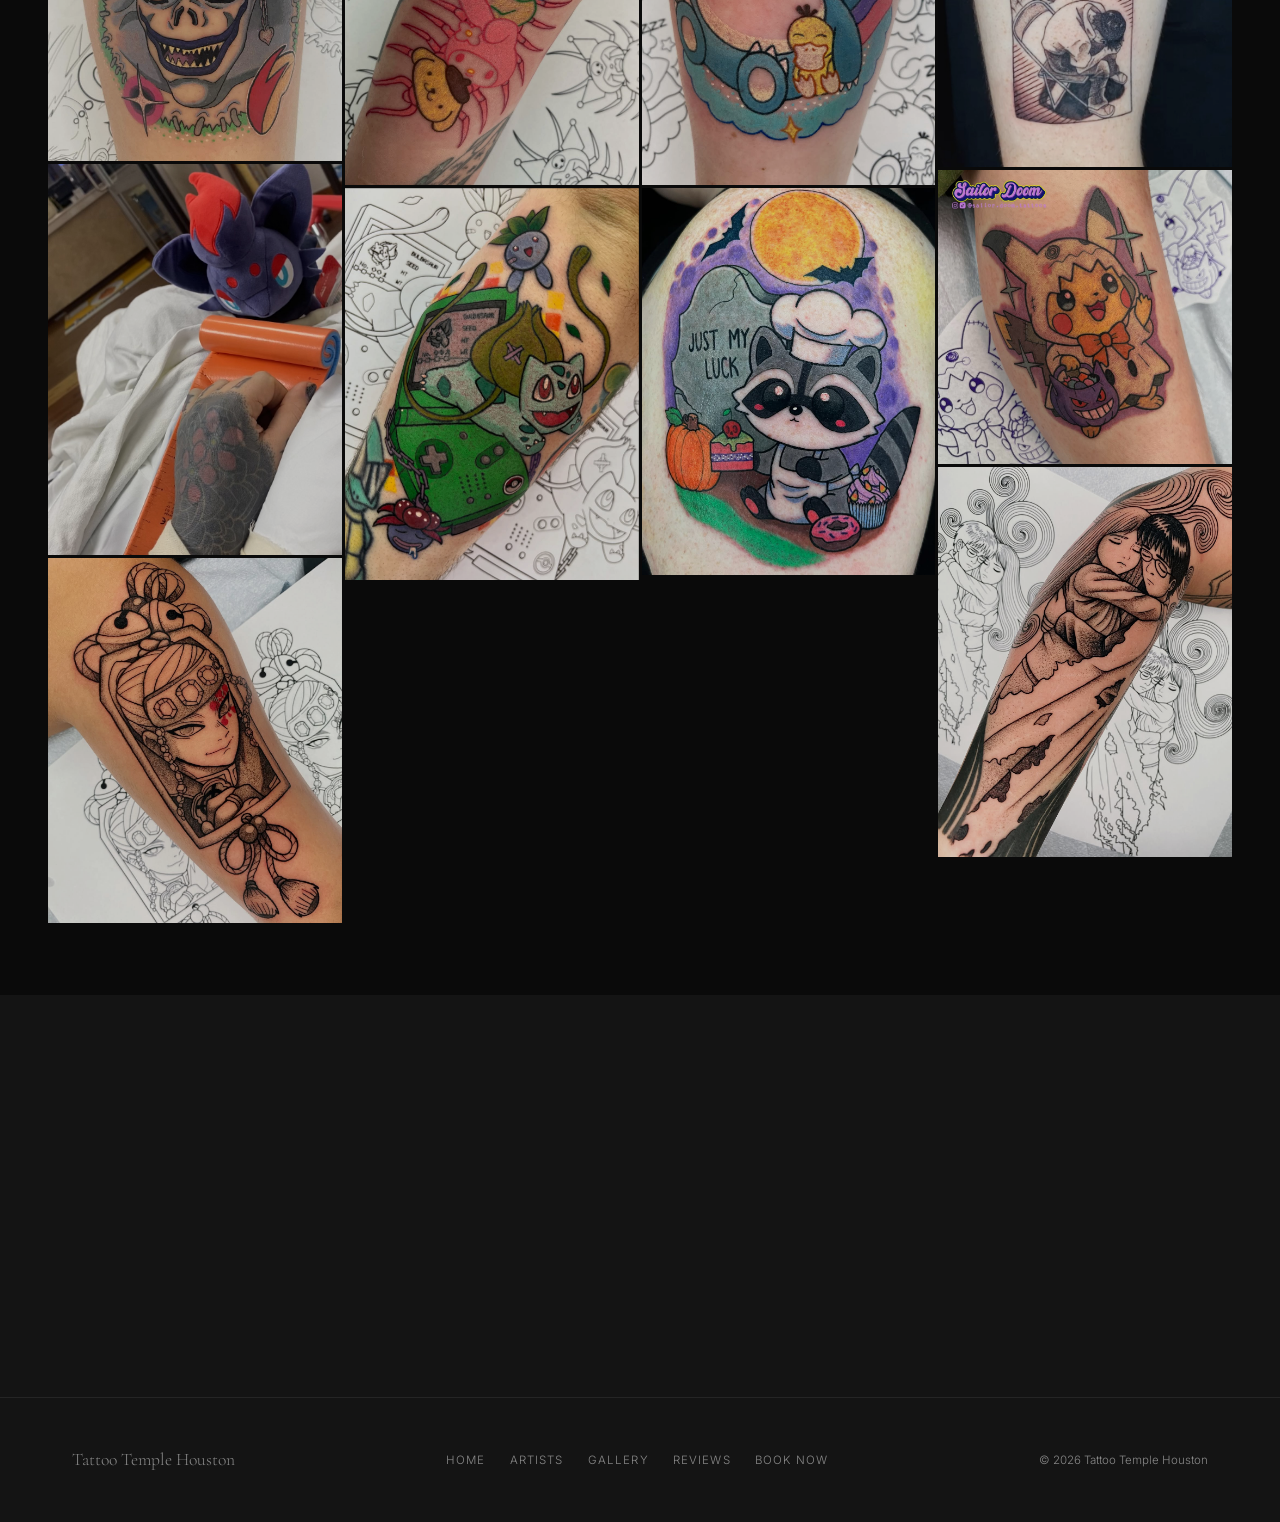
<file: artists/sailordoomtattoos.html>
<!DOCTYPE html>
<html lang="en">
<head>
  <meta charset="UTF-8">
  <meta name="viewport" content="width=device-width, initial-scale=1.0">
  <title>&#x1d4dc;&#x1d4ea;&#x1d4ed;&#x1d4ee;&#x1d4f5;&#x1d4f2;&#x1d4f7;&#x1d4ee; &#x1d4d1;. &#x2014; Tattoo Temple Houston</title>
  <meta name="description" content="I'm &#x1d4dc;&#x1d4ea;&#x1d4ed;&#x1d4ee;&#x1d4f5;&#x1d4f2;&#x1d4f7;&#x1d4ee; &#x1d4d1;., a new school tattoo artist based in Houston.">
  <link rel="canonical" href="https://houstontattootemple.com/artists/sailordoomtattoos.html">
  <meta property="og:title" content="&#x1d4dc;&#x1d4ea;&#x1d4ed;&#x1d4ee;&#x1d4f5;&#x1d4f2;&#x1d4f7;&#x1d4ee; &#x1d4d1;. &#x2014; Tattoo Temple Houston">
  <meta property="og:description" content="I'm &#x1d4dc;&#x1d4ea;&#x1d4ed;&#x1d4ee;&#x1d4f5;&#x1d4f2;&#x1d4f7;&#x1d4ee; &#x1d4d1;., a new school tattoo artist based in Houston.">
  <meta property="og:image" content="https://houstontattootemple.com/img/sailordoomtattoos_1.jpg">
  <meta property="og:url" content="https://houstontattootemple.com/artists/sailordoomtattoos.html">
  <meta property="og:type" content="profile">
  <link rel="preconnect" href="https://fonts.googleapis.com">
  <link rel="preconnect" href="https://fonts.gstatic.com" crossorigin>
  <link href="https://fonts.googleapis.com/css2?family=Cormorant+Garamond:ital,wght@0,300;0,400;1,300&family=Inter:wght@300;400;500&display=swap" rel="stylesheet">
  <style>
    
    :root {
      --black: #0a0a0a;
      --charcoal: #141414;
      --gold: #C9A84C;
      --white: #f5f5f0;
      --dim: #888;
      --border: rgba(255,255,255,0.07);
    }
    *, *::before, *::after { box-sizing: border-box; margin: 0; padding: 0; }
    html { scroll-behavior: smooth; }
    body {
      background: var(--black);
      color: var(--white);
      font-family: 'Inter', sans-serif;
      font-weight: 300;
      line-height: 1.6;
      overflow-x: hidden;
    }
    nav {
      position: fixed; top: 0; left: 0; right: 0; z-index: 100;
      display: flex; align-items: center; justify-content: space-between;
      padding: 20px 48px;
      background: rgba(10,10,10,0.92);
      backdrop-filter: blur(12px);
      border-bottom: 1px solid var(--border);
    }
    .nav-logo {
      font-family: 'Cormorant Garamond', Georgia, serif;
      font-size: 1.3rem; font-weight: 400;
      letter-spacing: 0.1em; color: var(--white);
      text-decoration: none;
    }
    .nav-links { display: flex; gap: 32px; list-style: none; align-items: center; }
    .nav-links a {
      color: var(--dim); text-decoration: none;
      font-size: 0.75rem; letter-spacing: 0.12em; text-transform: uppercase;
      transition: color 0.2s;
    }
    .nav-links a:hover, .nav-links a.active { color: var(--white); }
    .hamburger { display: none; background: none; border: none; cursor: pointer; padding: 4px; }
    .hamburger span { display: block; width: 22px; height: 1px; background: var(--white); margin: 5px 0; transition: all 0.3s; }
    .hamburger.open span:nth-child(1) { transform: rotate(45deg) translate(4px,4px); }
    .hamburger.open span:nth-child(2) { opacity: 0; }
    .hamburger.open span:nth-child(3) { transform: rotate(-45deg) translate(4px,-4px); }
    .mobile-menu {
      display: none; position: fixed; top: 65px; left: 0; right: 0; z-index: 99;
      background: var(--charcoal); padding: 24px 48px;
      border-bottom: 1px solid var(--border);
    }
    .mobile-menu.open { display: block; }
    .mobile-menu a {
      display: block; color: var(--white); text-decoration: none;
      font-size: 0.85rem; letter-spacing: 0.1em; text-transform: uppercase;
      padding: 12px 0; border-bottom: 1px solid var(--border);
    }
    .book-float {
      position: fixed; bottom: 32px; right: 32px; z-index: 200;
      background: var(--gold); color: #000;
      font-size: 0.72rem; font-weight: 500; letter-spacing: 0.14em; text-transform: uppercase;
      text-decoration: none; padding: 14px 22px; border-radius: 2px;
      box-shadow: 0 4px 24px rgba(201,168,76,0.35);
      transition: transform 0.2s, box-shadow 0.2s;
    }
    .book-float:hover { transform: translateY(-2px); box-shadow: 0 8px 32px rgba(201,168,76,0.5); }
    .fade-up { opacity: 0; transform: translateY(28px); transition: opacity 0.7s ease, transform 0.7s ease; }
    .fade-up.visible { opacity: 1; transform: translateY(0); }
    footer {
      background: var(--charcoal); padding: 48px 72px;
      border-top: 1px solid var(--border);
      display: flex; justify-content: space-between; align-items: center;
      flex-wrap: wrap; gap: 24px;
    }
    .footer-logo { font-family: 'Cormorant Garamond', Georgia, serif; font-size: 1.1rem; color: var(--dim); }
    .footer-links { display: flex; gap: 24px; flex-wrap: wrap; }
    .footer-links a { color: var(--dim); text-decoration: none; font-size: 0.72rem; letter-spacing: 0.1em; text-transform: uppercase; transition: color 0.2s; }
    .footer-links a:hover { color: var(--white); }
    .footer-copy { color: var(--dim); font-size: 0.72rem; }
    .section-label { font-size: 0.68rem; letter-spacing: 0.24em; text-transform: uppercase; color: var(--gold); margin-bottom: 16px; }
    h2 { font-family: 'Cormorant Garamond', Georgia, serif; font-size: clamp(2rem, 4vw, 3.2rem); font-weight: 400; line-height: 1.1; margin-bottom: 24px; }
    .btn-gold { display: inline-block; background: var(--gold); color: #000; text-decoration: none; font-size: 0.72rem; letter-spacing: 0.18em; text-transform: uppercase; padding: 16px 40px; transition: opacity 0.2s; }
    .btn-gold:hover { opacity: 0.88; }
    .btn-outline { display: inline-block; border: 1px solid var(--border); color: var(--white); text-decoration: none; font-size: 0.72rem; letter-spacing: 0.18em; text-transform: uppercase; padding: 14px 36px; transition: border-color 0.2s, color 0.2s; }
    .btn-outline:hover { border-color: var(--gold); color: var(--gold); }
    @media (max-width: 900px) {
      nav { padding: 18px 24px; }
      .nav-links { display: none; }
      .hamburger { display: block; }
      footer { padding: 40px 24px; flex-direction: column; text-align: center; }
    }
    @media (max-width: 600px) { footer { padding: 32px 20px; } }
  
    .hero {
      min-height: 80vh; display: flex; align-items: flex-end;
      padding: 0 72px 80px; position: relative; overflow: hidden;
    }
    .hero-bg {
      position: absolute; inset: 0;
      background-image: url('../img/sailordoomtattoos_1.jpg');
      background-size: cover; background-position: center top;
      filter: brightness(0.38); transform: scale(1.02);
    }
    .hero-gradient { position: absolute; inset: 0; background: linear-gradient(to top, rgba(5,5,5,0.98) 0%, rgba(5,5,5,0.1) 60%, transparent 100%); }
    .hero-content { position: relative; z-index: 2; max-width: 700px; }
    .hero-eyebrow { font-size: 0.72rem; letter-spacing: 0.22em; text-transform: uppercase; color: #2563EB; margin-bottom: 12px; }
    h1 { font-family: 'Cormorant Garamond', Georgia, serif; font-size: clamp(3rem, 7vw, 5.5rem); font-weight: 300; line-height: 1; margin-bottom: 20px; }
    .hero-handle { font-size: 0.82rem; color: var(--dim); letter-spacing: 0.08em; margin-bottom: 32px; }
    .hero-handle a { color: var(--dim); text-decoration: none; transition: color 0.2s; }
    .hero-handle a:hover { color: #2563EB; }
    /* BIO */
    .bio-section { padding: 96px 72px; max-width: 1100px; margin: 0 auto; display: grid; grid-template-columns: 1.2fr 1fr; gap: 80px; align-items: start; }
    .bio-text p { color: var(--dim); line-height: 1.9; margin-bottom: 24px; font-size: 0.97rem; }
    .bio-stats { position: sticky; top: 100px; }
    .stat-card { border: 1px solid var(--border); padding: 28px; margin-bottom: 16px; text-align: center; }
    .stat-big { font-family: 'Cormorant Garamond', Georgia, serif; font-size: 2.4rem; font-weight: 300; color: #2563EB; }
    .stat-small { font-size: 0.72rem; color: var(--dim); letter-spacing: 0.12em; text-transform: uppercase; margin-top: 8px; }
    .style-tag { display: inline-block; border: 1px solid #2563EB44; color: #2563EB; font-size: 0.7rem; letter-spacing: 0.12em; text-transform: uppercase; padding: 8px 16px; margin: 4px; }
    /* GALLERY */
    .gallery-section { padding: 72px 48px; }
    .masonry-grid { columns: 4; column-gap: 3px; max-width: 1400px; margin: 0 auto; }
    .masonry-item { break-inside: avoid; margin-bottom: 3px; overflow: hidden; }
    .masonry-item img { width: 100%; display: block; filter: brightness(0.85); transition: filter 0.3s; }
    .masonry-item:hover img { filter: brightness(1); }
    /* BOOKING CTA */
    .booking-cta { padding: 80px 72px; background: var(--charcoal); text-align: center; }
    .booking-cta h2 { font-family: 'Cormorant Garamond', Georgia, serif; font-size: 2.4rem; font-weight: 300; margin-bottom: 16px; }
    .booking-cta p { color: var(--dim); max-width: 440px; margin: 0 auto 32px; }
    @media (max-width: 900px) {
      .hero { padding: 0 24px 60px; }
      .bio-section { padding: 60px 24px; grid-template-columns: 1fr; gap: 40px; }
      .bio-stats { position: static; }
      .gallery-section { padding: 48px 16px; }
      .masonry-grid { columns: 2; }
      .booking-cta { padding: 60px 24px; }
    }
    @media (max-width: 480px) { .masonry-grid { columns: 1; } }
  </style>
</head>
<body>
  
  <nav>
    <a href="../index.html" class="nav-logo">Tattoo Temple Houston</a>
    <ul class="nav-links">
      <li><a href="../index.html">Home</a></li>
      <li><a href="../artists/index.html">Our Artists</a></li>
      <li><a href="../gallery.html">Gallery</a></li>
      <li><a href="../reviews.html">Reviews</a></li>
      <li><a href="../booking.html">Book Now</a></li>
    </ul>
    <button class="hamburger" aria-label="Menu" onclick="this.classList.toggle('open');document.querySelector('.mobile-menu').classList.toggle('open')">
      <span></span><span></span><span></span>
    </button>
  </nav>
  <div class="mobile-menu">
    <a href="../index.html">Home</a>
    <a href="../artists/index.html">Our Artists</a>
    <a href="../gallery.html">Gallery</a>
    <a href="../reviews.html">Reviews</a>
    <a href="../booking.html">Book Now</a>
  </div>
  <a href="../booking.html" class="book-float">Book Now</a>

  <section class="hero">
    <div class="hero-bg"></div>
    <div class="hero-gradient"></div>
    <div class="hero-content">
      <p class="hero-eyebrow fade-up">new school &#xb7; Tattoo Artist</p>
      <h1 class="fade-up">&#x1d4dc;&#x1d4ea;&#x1d4ed;&#x1d4ee;&#x1d4f5;&#x1d4f2;&#x1d4f7;&#x1d4ee; &#x1d4d1;.</h1>
      <p class="hero-handle fade-up"><a href="https://www.instagram.com/sailor.doom.tattoos" target="_blank" rel="noopener">@sailor.doom.tattoos</a></p>
      <a href="../booking.html" class="btn-gold fade-up">Book with &#x1d4dc;&#x1d4ea;&#x1d4ed;&#x1d4ee;&#x1d4f5;&#x1d4f2;&#x1d4f7;&#x1d4ee;</a>
    </div>
  </section>

  <div class="bio-section">
    <div class="bio-text">
      <p class="fade-up">I'm &#x1d4dc;&#x1d4ea;&#x1d4ed;&#x1d4ee;&#x1d4f5;&#x1d4f2;&#x1d4f7;&#x1d4ee; &#x1d4d1;., a new school tattoo artist based in Houston.</p>
      <div style="margin-top:32px;" class="fade-up">
        <span class="style-tag">new school</span>
        
        <span class="style-tag">Custom Work</span>
      </div>
    </div>
    <div class="bio-stats">
      
      <div class="stat-card fade-up">
        <div class="stat-big">new</div>
        <div class="stat-small">Primary Style</div>
      </div>
      <div class="stat-card fade-up">
        <a href="../booking.html" style="display:block;text-align:center;text-decoration:none;">
          <div class="stat-big" style="font-size:1rem;">&#x1f4c5;</div>
          <div class="stat-small" style="color:#2563EB;margin-top:8px;">Book Now</div>
        </a>
      </div>
    </div>
  </div>

  <section class="gallery-section">
    <div style="max-width:1400px;margin:0 auto 32px 48px;">
      <p class="section-label fade-up">Portfolio</p>
      <h2 class="fade-up" style="font-family:'Cormorant Garamond',Georgia,serif;">Work by &#x1d4dc;&#x1d4ea;&#x1d4ed;&#x1d4ee;&#x1d4f5;&#x1d4f2;&#x1d4f7;&#x1d4ee;</h2>
    </div>
    <div class="masonry-grid">
      
      <div class="masonry-item fade-up">
        <img src="../img/sailordoomtattoos_1.jpg" alt="&#x1d4dc;&#x1d4ea;&#x1d4ed;&#x1d4ee;&#x1d4f5;&#x1d4f2;&#x1d4f7;&#x1d4ee; &#x1d4d1;. tattoo" loading="lazy">
      </div>

      <div class="masonry-item fade-up">
        <img src="../img/sailordoomtattoos_2.jpg" alt="&#x1d4dc;&#x1d4ea;&#x1d4ed;&#x1d4ee;&#x1d4f5;&#x1d4f2;&#x1d4f7;&#x1d4ee; &#x1d4d1;. tattoo" loading="lazy">
      </div>

      <div class="masonry-item fade-up">
        <img src="../img/sailordoomtattoos_3.jpg" alt="&#x1d4dc;&#x1d4ea;&#x1d4ed;&#x1d4ee;&#x1d4f5;&#x1d4f2;&#x1d4f7;&#x1d4ee; &#x1d4d1;. tattoo" loading="lazy">
      </div>

      <div class="masonry-item fade-up">
        <img src="../img/sailordoomtattoos_4.jpg" alt="&#x1d4dc;&#x1d4ea;&#x1d4ed;&#x1d4ee;&#x1d4f5;&#x1d4f2;&#x1d4f7;&#x1d4ee; &#x1d4d1;. tattoo" loading="lazy">
      </div>

      <div class="masonry-item fade-up">
        <img src="../img/sailordoomtattoos_5.jpg" alt="&#x1d4dc;&#x1d4ea;&#x1d4ed;&#x1d4ee;&#x1d4f5;&#x1d4f2;&#x1d4f7;&#x1d4ee; &#x1d4d1;. tattoo" loading="lazy">
      </div>

      <div class="masonry-item fade-up">
        <img src="../img/sailordoomtattoos_6.jpg" alt="&#x1d4dc;&#x1d4ea;&#x1d4ed;&#x1d4ee;&#x1d4f5;&#x1d4f2;&#x1d4f7;&#x1d4ee; &#x1d4d1;. tattoo" loading="lazy">
      </div>

      <div class="masonry-item fade-up">
        <img src="../img/sailordoomtattoos_7.jpg" alt="&#x1d4dc;&#x1d4ea;&#x1d4ed;&#x1d4ee;&#x1d4f5;&#x1d4f2;&#x1d4f7;&#x1d4ee; &#x1d4d1;. tattoo" loading="lazy">
      </div>

      <div class="masonry-item fade-up">
        <img src="../img/sailordoomtattoos_8.jpg" alt="&#x1d4dc;&#x1d4ea;&#x1d4ed;&#x1d4ee;&#x1d4f5;&#x1d4f2;&#x1d4f7;&#x1d4ee; &#x1d4d1;. tattoo" loading="lazy">
      </div>

      <div class="masonry-item fade-up">
        <img src="../img/sailordoomtattoos_9.jpg" alt="&#x1d4dc;&#x1d4ea;&#x1d4ed;&#x1d4ee;&#x1d4f5;&#x1d4f2;&#x1d4f7;&#x1d4ee; &#x1d4d1;. tattoo" loading="lazy">
      </div>

      <div class="masonry-item fade-up">
        <img src="../img/sailordoomtattoos_10.jpg" alt="&#x1d4dc;&#x1d4ea;&#x1d4ed;&#x1d4ee;&#x1d4f5;&#x1d4f2;&#x1d4f7;&#x1d4ee; &#x1d4d1;. tattoo" loading="lazy">
      </div>
    </div>
  </section>

  <section class="booking-cta">
    <p class="section-label fade-up">Book a Session</p>
    <h2 class="fade-up">Ready to Work with &#x1d4dc;&#x1d4ea;&#x1d4ed;&#x1d4ee;&#x1d4f5;&#x1d4f2;&#x1d4f7;&#x1d4ee;?</h2>
    <p class="fade-up">Fill out the booking form and we'll be in touch to schedule your consultation.</p>
    <a href="../booking.html" class="btn-gold fade-up">Start Your Booking</a>
  </section>

  <footer>
    <div class="footer-logo">Tattoo Temple Houston</div>
    <div class="footer-links">
      <a href="../index.html">Home</a>
      <a href="../artists/index.html">Artists</a>
      <a href="../gallery.html">Gallery</a>
      <a href="../reviews.html">Reviews</a>
      <a href="../booking.html">Book Now</a>
    </div>
    <div class="footer-copy">&#xa9; 2026 Tattoo Temple Houston</div>
  </footer>
  
  <script>
    const obs = new IntersectionObserver((entries) => {
      entries.forEach(e => { if (e.isIntersecting) { e.target.classList.add('visible'); obs.unobserve(e.target); } });
    }, { threshold: 0.12 });
    document.addEventListener('DOMContentLoaded', () => {
      document.querySelectorAll('.fade-up').forEach(el => obs.observe(el));
    });
  </script>
</body>
</html>
</file>
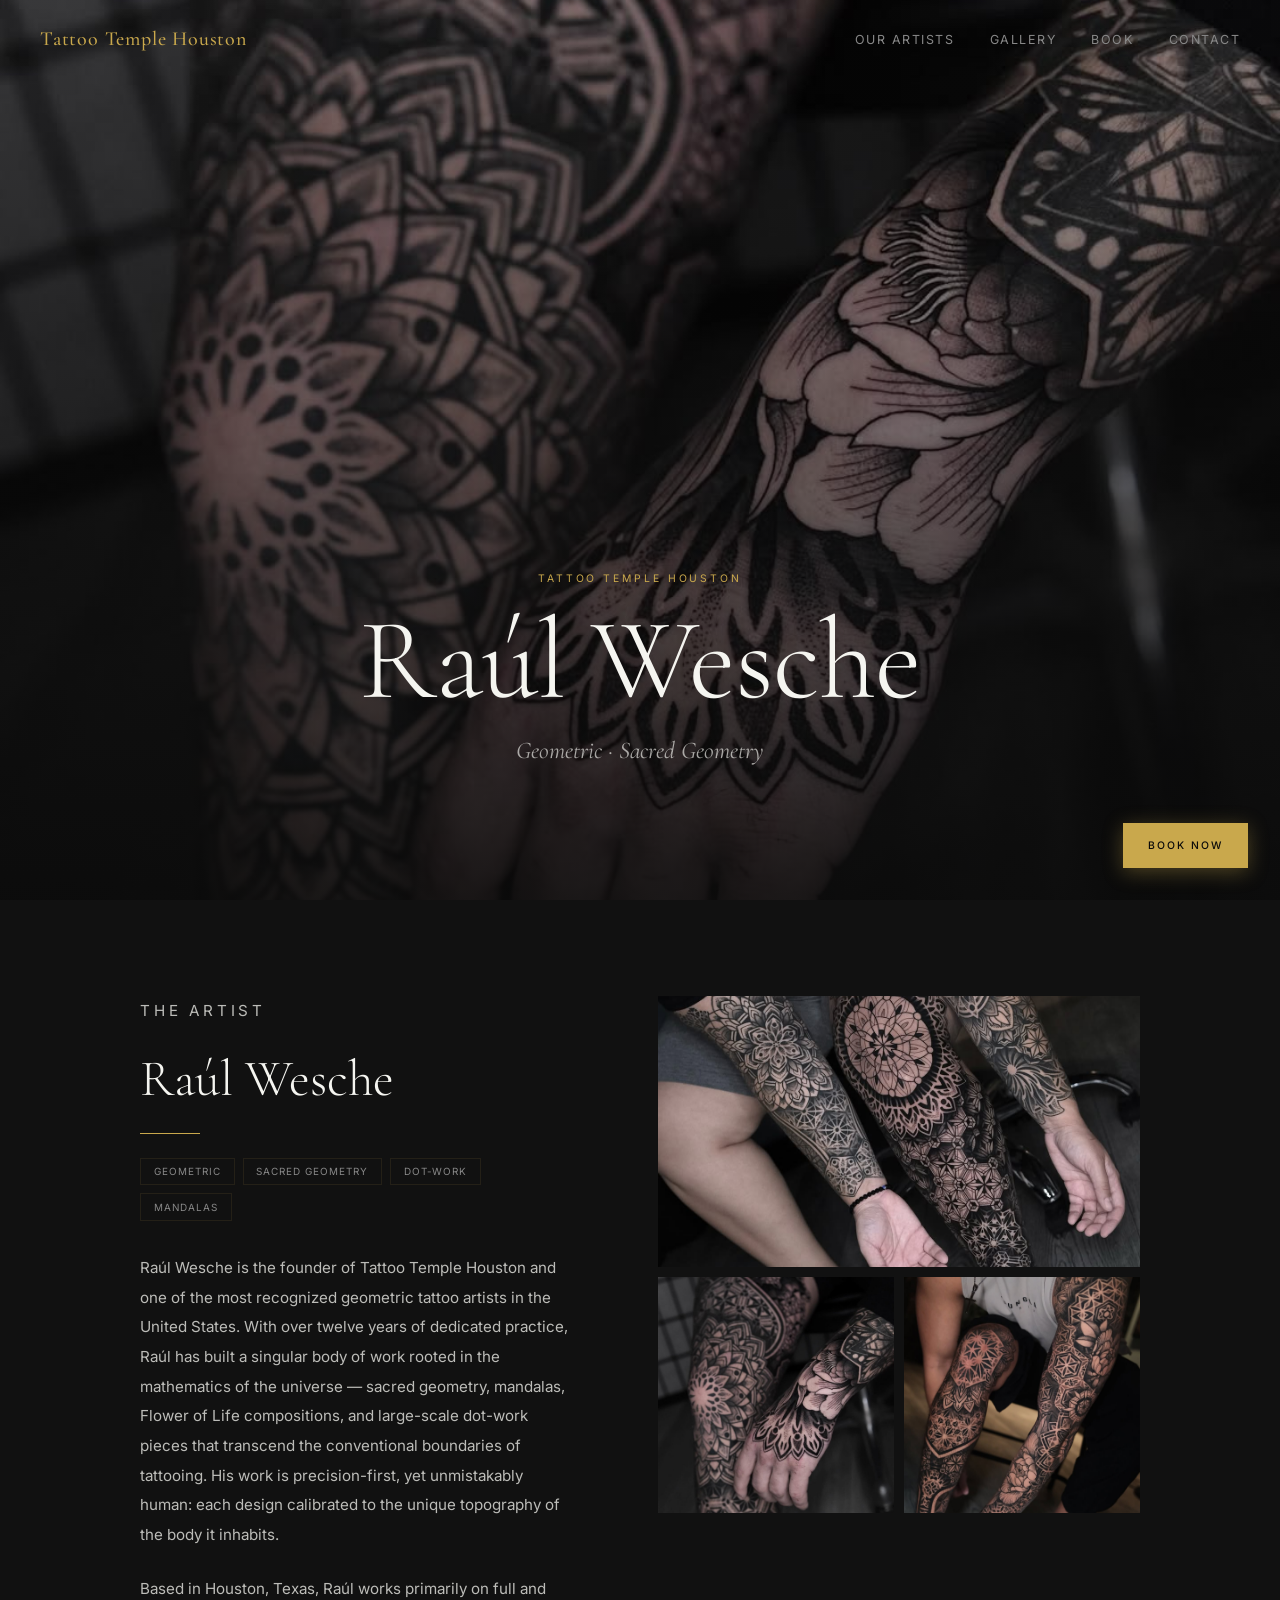
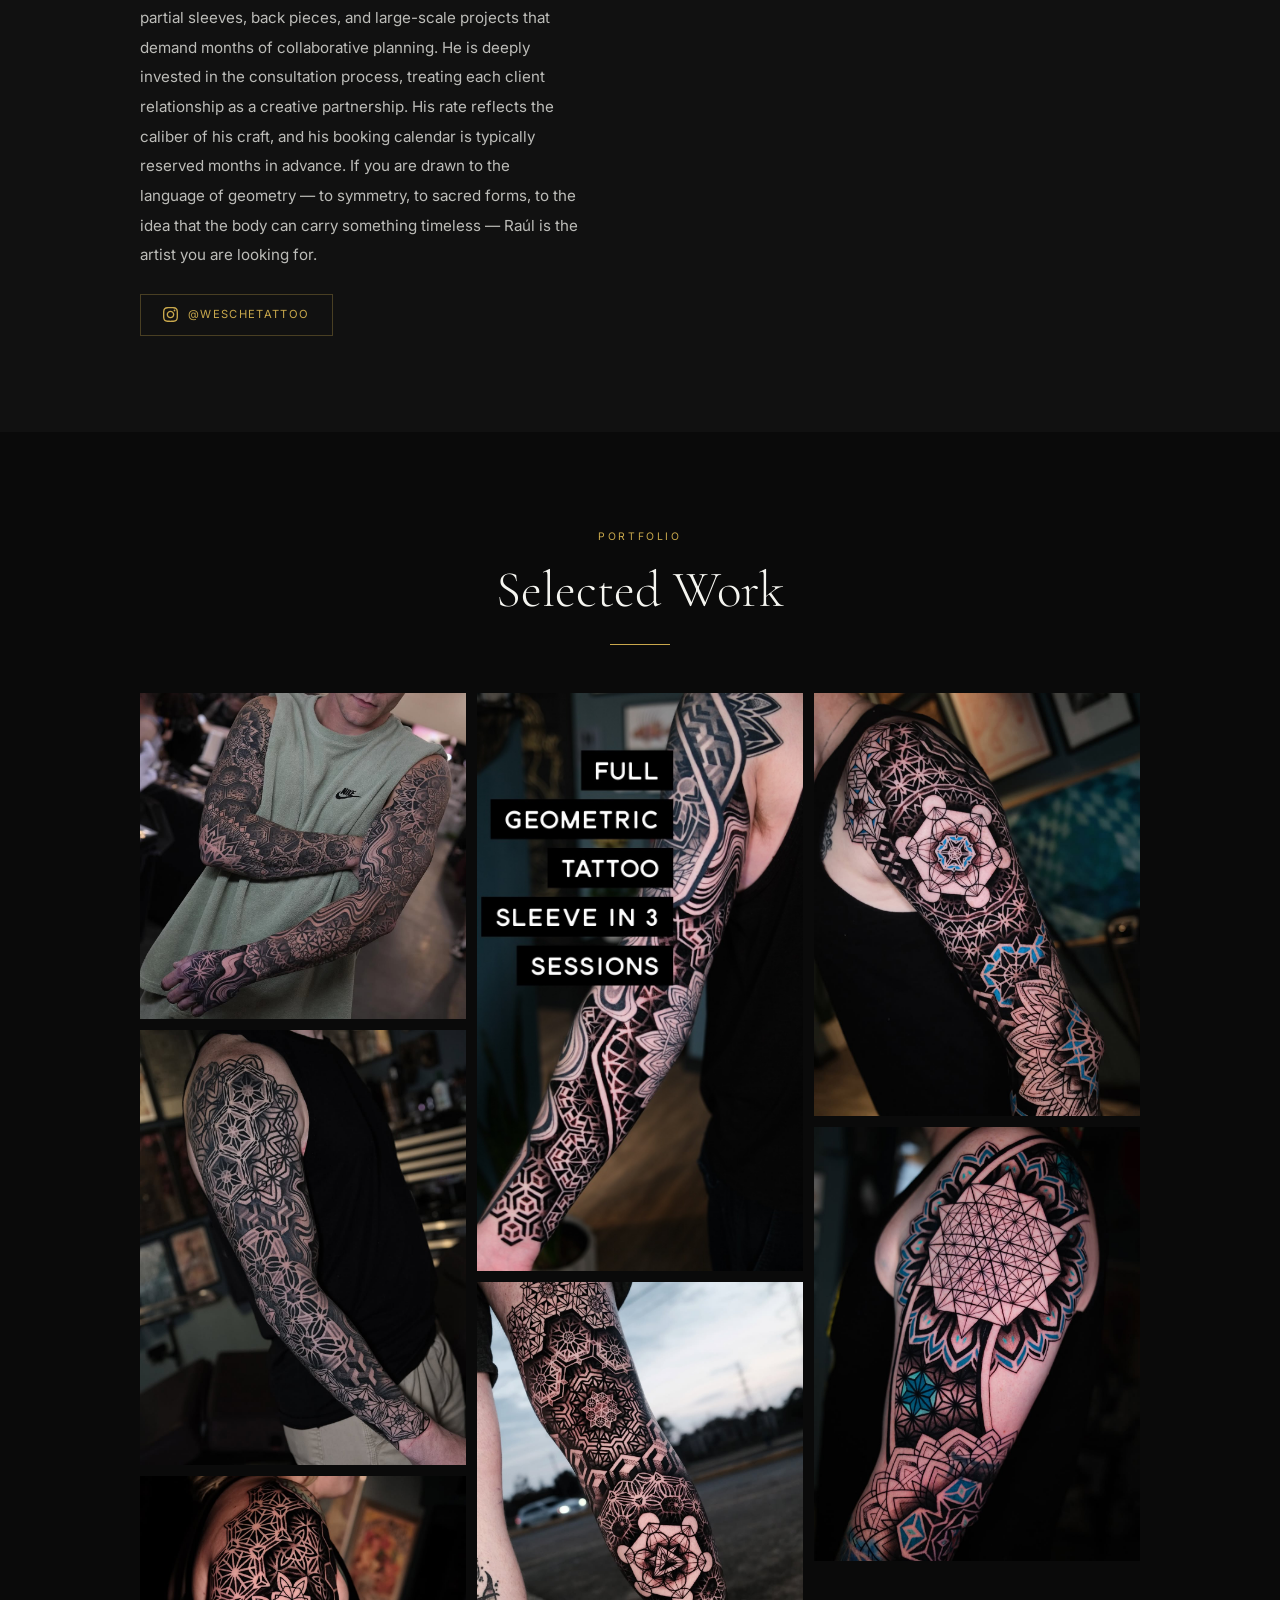
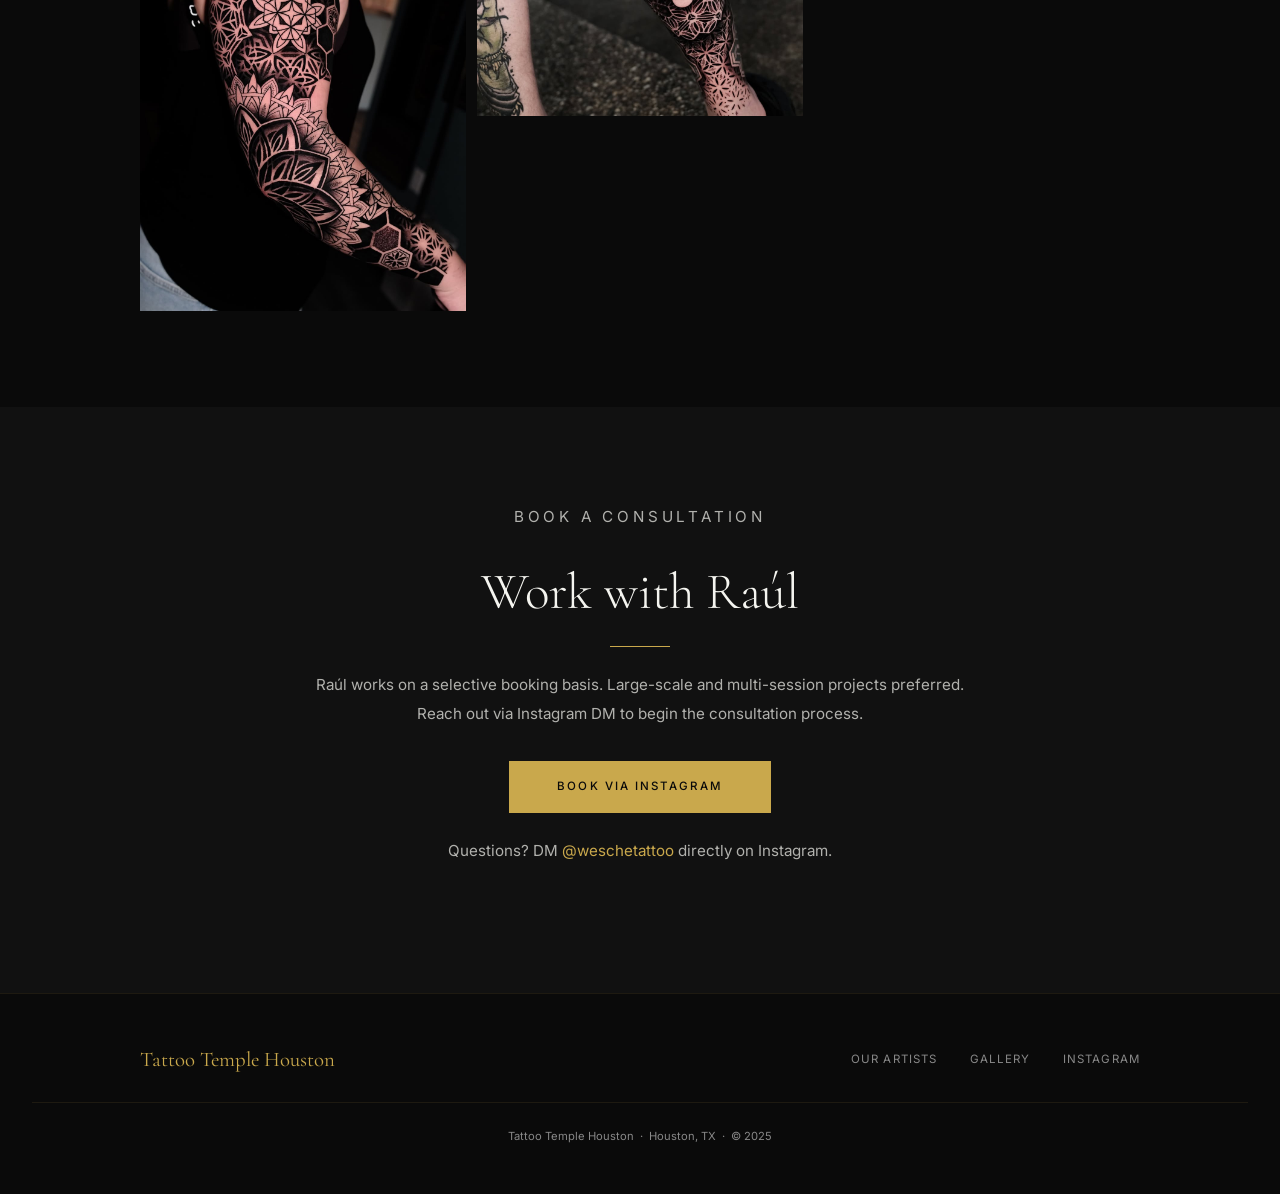
<file: artists/weschetattoo.html>
<!DOCTYPE html>
<html lang="en">
<head>
  <meta charset="UTF-8" />
  <meta name="viewport" content="width=device-width, initial-scale=1.0" />
  <title>Raúl Wesche — Tattoo Temple Houston</title>
  <meta name="description" content="Raúl Wesche — Geometric · Sacred Geometry tattoo artist at Tattoo Temple Houston, Houston TX." />
  <link rel="canonical" href="https://eternowebstudio.com/tattootemplehouston/artists/weschetattoo.html" />
  <meta property="og:title" content="Raúl Wesche — Tattoo Temple Houston" />
  <meta property="og:description" content="Geometric · Sacred Geometry tattoo artist at Tattoo Temple Houston, Houston TX." />
  <meta property="og:image" content="https://eternowebstudio.com/tattootemplehouston/img/wesche_2.jpg" />
  <meta property="og:url" content="https://eternowebstudio.com/tattootemplehouston/artists/weschetattoo.html" />
  <link rel="preconnect" href="https://fonts.googleapis.com" />
  <link rel="preconnect" href="https://fonts.gstatic.com" crossorigin />
  <link href="https://fonts.googleapis.com/css2?family=Cormorant+Garamond:ital,wght@0,300;0,400;0,500;0,600;1,300;1,400&family=Inter:wght@300;400;500&display=swap" rel="stylesheet" />
  <style>
    *, *::before, *::after { box-sizing: border-box; margin: 0; padding: 0; }
    :root {
      --black: #0a0a0a; --surface: #111111; --surface-2: #161616;
      --gold: #C9A84C; --gold-light: #e2c47a; --gold-dim: rgba(201,168,76,0.12);
      --white: #f5f5f0; --dim: #888; --border: rgba(201,168,76,0.1);
      --serif: 'Cormorant Garamond', Georgia, serif;
      --sans: 'Inter', 'Helvetica Neue', sans-serif;
    }
    html { scroll-behavior: smooth; }
    body { background: var(--black); color: var(--white); font-family: var(--sans); line-height: 1.7; overflow-x: hidden; }
    img { display: block; max-width: 100%; }
    a { color: inherit; text-decoration: none; }

    nav {
      position: fixed; top: 0; left: 0; right: 0; z-index: 200;
      display: flex; align-items: center; justify-content: space-between;
      padding: 1.4rem 2.5rem;
      transition: background 0.4s, backdrop-filter 0.4s;
    }
    nav.scrolled {
      background: rgba(10,10,10,0.9); backdrop-filter: blur(16px);
      border-bottom: 1px solid var(--border);
    }
    .nav-logo { font-family: var(--serif); font-size: 1.25rem; font-weight: 500; letter-spacing: 0.04em; color: var(--gold); }
    .nav-links { display: flex; gap: 2.2rem; }
    .nav-links a { font-size: 0.78rem; letter-spacing: 0.12em; text-transform: uppercase; color: var(--dim); transition: color 0.3s; }
    .nav-links a:hover { color: var(--white); }
    .hamburger { display: none; flex-direction: column; gap: 5px; cursor: pointer; padding: 4px; }
    .hamburger span { display: block; width: 22px; height: 1.5px; background: var(--white); transition: all 0.3s; }
    .hamburger.open span:nth-child(1) { transform: rotate(45deg) translate(4.5px, 4.5px); }
    .hamburger.open span:nth-child(2) { opacity: 0; }
    .hamburger.open span:nth-child(3) { transform: rotate(-45deg) translate(4.5px, -4.5px); }
    .mobile-menu {
      display: none; position: fixed; inset: 0;
      background: rgba(10,10,10,0.97); z-index: 190; flex-direction: column;
      align-items: center; justify-content: center; gap: 2.5rem;
    }
    .mobile-menu.open { display: flex; }
    .mobile-menu a { font-family: var(--serif); font-size: 2rem; color: var(--white); }
    .mobile-menu a:hover { color: var(--gold); }
    @media (max-width: 768px) { .nav-links { display: none; } .hamburger { display: flex; } nav { padding: 1.2rem 1.5rem; } }

    /* Hero */
    #hero {
      position: relative; height: 100vh; min-height: 600px;
      background: url('../img/wesche_2.jpg') center center / cover no-repeat;
      display: flex; flex-direction: column; align-items: center; justify-content: flex-end;
      padding-bottom: 8rem;
    }
    #hero::before { content: ''; position: absolute; inset: 0; background: linear-gradient(to bottom, rgba(10,10,10,0.15) 0%, rgba(10,10,10,0.6) 60%, rgba(10,10,10,0.9) 100%); }
    .hero-content { position: relative; z-index: 2; text-align: center; padding: 0 2rem; }
    .hero-eyebrow { font-size: 0.65rem; letter-spacing: 0.28em; text-transform: uppercase; color: var(--gold); margin-bottom: 1rem; }
    .hero-name { font-family: var(--serif); font-size: clamp(3.5rem, 9vw, 7.5rem); font-weight: 300; line-height: 1; letter-spacing: -0.01em; margin-bottom: 0.8rem; }
    .hero-style { font-family: var(--serif); font-size: clamp(1rem, 2.5vw, 1.5rem); font-style: italic; color: rgba(245,245,240,0.65); }

    section { padding: 6rem 2rem; }
    .section-inner { max-width: 1000px; margin: 0 auto; }
    .section-label { font-size: 0.65rem; letter-spacing: 0.25em; text-transform: uppercase; color: var(--gold); margin-bottom: 1rem; }
    .section-title { font-family: var(--serif); font-size: clamp(2rem, 5vw, 3.2rem); font-weight: 300; line-height: 1.15; margin-bottom: 1.5rem; }
    .gold-rule { width: 60px; height: 1px; background: var(--gold); margin: 1.5rem 0; }
    .gold-rule.center { margin: 1.5rem auto; }

    /* About */
    #about { background: var(--surface); }
    .about-grid { display: grid; grid-template-columns: 1fr 1.1fr; gap: 5rem; align-items: start; }
    .about-text p { color: rgba(245,245,240,0.75); line-height: 1.95; margin-bottom: 1.5rem; font-size: 0.95rem; }
    .style-tags { display: flex; flex-wrap: wrap; gap: 0.5rem; margin-bottom: 2rem; }
    .style-tag { font-size: 0.62rem; letter-spacing: 0.1em; text-transform: uppercase; padding: 0.28rem 0.8rem; border: 1px solid var(--border); color: var(--dim); }
    .ig-link {
      display: inline-flex; align-items: center; gap: 0.6rem;
      font-size: 0.7rem; letter-spacing: 0.12em; text-transform: uppercase; color: var(--gold);
      border: 1px solid rgba(201,168,76,0.3); padding: 0.65rem 1.4rem; transition: all 0.3s;
    }
    .ig-link:hover { background: var(--gold); color: var(--black); }
    .about-imgs { display: grid; grid-template-columns: 1fr 1fr; gap: 0.6rem; }
    .about-imgs img { width: 100%; aspect-ratio: 1; object-fit: cover; }
    .about-imgs .tall { grid-column: 1 / -1; aspect-ratio: 16/9; }
    @media (max-width: 768px) { .about-grid { grid-template-columns: 1fr; gap: 2.5rem; } }

    /* Gallery */
    #gallery { background: var(--black); }
    .gallery-header { text-align: center; margin-bottom: 3rem; }
    .gallery-masonry { columns: 3; column-gap: 0.7rem; }
    .g-item { break-inside: avoid; margin-bottom: 0.7rem; overflow: hidden; }
    .g-item img { width: 100%; display: block; transition: transform 0.5s ease; }
    .g-item:hover img { transform: scale(1.04); }
    @media (max-width: 768px) { .gallery-masonry { columns: 2; } }
    @media (max-width: 480px) { .gallery-masonry { columns: 1; } }

    /* Booking */
    #booking { background: var(--surface); }
    .booking-inner { max-width: 680px; margin: 0 auto; text-align: center; }
    .booking-inner p { color: rgba(245,245,240,0.7); margin-bottom: 2rem; font-size: 0.95rem; line-height: 1.9; }
    .book-btn {
      display: inline-block; padding: 1rem 3rem;
      background: var(--gold); color: var(--black);
      font-size: 0.72rem; letter-spacing: 0.18em; text-transform: uppercase; font-weight: 500;
      transition: all 0.3s; margin-bottom: 1.5rem;
    }
    .book-btn:hover { background: var(--gold-light); transform: translateY(-2px); }
    .alt-book { font-size: 0.75rem; color: var(--dim); }
    .alt-book a { color: var(--gold); }
    .alt-book a:hover { text-decoration: underline; }

    /* Footer */
    footer { background: var(--black); border-top: 1px solid var(--border); padding: 3rem 2rem; }
    .footer-inner { max-width: 1000px; margin: 0 auto; display: flex; justify-content: space-between; align-items: center; flex-wrap: wrap; gap: 1.5rem; }
    .footer-logo { font-family: var(--serif); font-size: 1.3rem; color: var(--gold); }
    .footer-links { display: flex; gap: 2rem; }
    .footer-links a { font-size: 0.72rem; letter-spacing: 0.1em; text-transform: uppercase; color: var(--dim); transition: color 0.3s; }
    .footer-links a:hover { color: var(--white); }
    .footer-copy { font-size: 0.7rem; color: var(--dim); width: 100%; text-align: center; padding-top: 1.5rem; border-top: 1px solid var(--border); margin-top: 1.5rem; }

    .float-btn {
      position: fixed; bottom: 2rem; right: 2rem; z-index: 300;
      background: var(--gold); color: var(--black);
      font-size: 0.65rem; letter-spacing: 0.18em; text-transform: uppercase; font-weight: 500;
      padding: 0.85rem 1.6rem; box-shadow: 0 4px 20px rgba(201,168,76,0.35); transition: all 0.3s;
    }
    .float-btn:hover { background: var(--gold-light); transform: translateY(-2px); }

    .fade-up { opacity: 0; transform: translateY(28px); transition: opacity 0.7s ease, transform 0.7s ease; }
    .fade-up.visible { opacity: 1; transform: translateY(0); }
    .fade-up.delay-1 { transition-delay: 0.1s; }
    .fade-up.delay-2 { transition-delay: 0.2s; }
    .fade-up.delay-3 { transition-delay: 0.3s; }
  </style>
</head>
<body>

<nav id="main-nav">
  <a class="nav-logo" href="../">Tattoo Temple Houston</a>
  <div class="nav-links">
    <a href="./">Our Artists</a>
    <a href="../#gallery">Gallery</a>
    <a href="./booking.html">Book</a>
    <a href="../#contact">Contact</a>
  </div>
  <div class="hamburger" id="hamburger"><span></span><span></span><span></span></div>
</nav>

<div class="mobile-menu" id="mobile-menu">
  <a href="../">Home</a>
  <a href="./" onclick="closeMobile()">Our Artists</a>
  <a href="#booking" onclick="closeMobile()">Book</a>
  <a href="../#contact" onclick="closeMobile()">Contact</a>
</div>

<section id="hero">
  <div class="hero-content">
    <p class="hero-eyebrow">Tattoo Temple Houston</p>
    <h1 class="hero-name">Raúl Wesche</h1>
    <p class="hero-style">Geometric · Sacred Geometry</p>
  </div>
</section>

<section id="about">
  <div class="section-inner">
    <div class="about-grid">
      <div class="about-text fade-up">
        <p class="section-label">The Artist</p>
        <h2 class="section-title">Raúl Wesche</h2>
        <div class="gold-rule"></div>
        <div class="style-tags"><span class="style-tag">Geometric</span> <span class="style-tag">Sacred Geometry</span> <span class="style-tag">Dot-Work</span> <span class="style-tag">Mandalas</span></div>
        <p>Raúl Wesche is the founder of Tattoo Temple Houston and one of the most recognized geometric tattoo artists in the United States. With over twelve years of dedicated practice, Raúl has built a singular body of work rooted in the mathematics of the universe — sacred geometry, mandalas, Flower of Life compositions, and large-scale dot-work pieces that transcend the conventional boundaries of tattooing. His work is precision-first, yet unmistakably human: each design calibrated to the unique topography of the body it inhabits.</p>
        <p>Based in Houston, Texas, Raúl works primarily on full and partial sleeves, back pieces, and large-scale projects that demand months of collaborative planning. He is deeply invested in the consultation process, treating each client relationship as a creative partnership. His rate reflects the caliber of his craft, and his booking calendar is typically reserved months in advance. If you are drawn to the language of geometry — to symmetry, to sacred forms, to the idea that the body can carry something timeless — Raúl is the artist you are looking for.</p>
        <a href="https://www.instagram.com/weschetattoo/" target="_blank" rel="noopener" class="ig-link">
          <svg width="15" height="15" viewBox="0 0 24 24" fill="currentColor"><path d="M12 2.163c3.204 0 3.584.012 4.85.07 3.252.148 4.771 1.691 4.919 4.919.058 1.265.069 1.645.069 4.849 0 3.205-.012 3.584-.069 4.849-.149 3.225-1.664 4.771-4.919 4.919-1.266.058-1.644.07-4.85.07-3.204 0-3.584-.012-4.849-.07-3.26-.149-4.771-1.699-4.919-4.92-.058-1.265-.07-1.644-.07-4.849 0-3.204.013-3.583.07-4.849.149-3.227 1.664-4.771 4.919-4.919 1.266-.057 1.645-.069 4.849-.069zm0-2.163c-3.259 0-3.667.014-4.947.072-4.358.2-6.78 2.618-6.98 6.98-.059 1.281-.073 1.689-.073 4.948 0 3.259.014 3.668.072 4.948.2 4.358 2.618 6.78 6.98 6.98 1.281.058 1.689.072 4.948.072 3.259 0 3.668-.014 4.948-.072 4.354-.2 6.782-2.618 6.979-6.98.059-1.28.073-1.689.073-4.948 0-3.259-.014-3.667-.072-4.947-.196-4.354-2.617-6.78-6.979-6.98-1.281-.059-1.69-.073-4.949-.073zm0 5.838c-3.403 0-6.162 2.759-6.162 6.162s2.759 6.163 6.162 6.163 6.162-2.759 6.162-6.163c0-3.403-2.759-6.162-6.162-6.162zm0 10.162c-2.209 0-4-1.79-4-4 0-2.209 1.791-4 4-4s4 1.791 4 4c0 2.21-1.791 4-4 4zm6.406-11.845c-.796 0-1.441.645-1.441 1.44s.645 1.44 1.441 1.44c.795 0 1.439-.645 1.439-1.44s-.644-1.44-1.439-1.44z"/></svg>
          @weschetattoo
        </a>
      </div>
      <div class="fade-up delay-2">
        <div class="about-imgs">
          <img src="../img/wesche_1.jpg" alt="Raúl Wesche tattoo work" loading="lazy" class="tall" />
          <img src="../img/wesche_2.jpg" alt="Raúl Wesche tattoo work" loading="lazy" />
          <img src="../img/wesche_3.jpg" alt="Raúl Wesche tattoo work" loading="lazy" />
        </div>
      </div>
    </div>
  </div>
</section>

<section id="gallery">
  <div class="section-inner">
    <div class="gallery-header fade-up">
      <p class="section-label">Portfolio</p>
      <h2 class="section-title">Selected Work</h2>
      <div class="gold-rule center"></div>
    </div>
    <div class="gallery-masonry">
      <div class="g-item fade-up"><img src="../img/wesche_4.jpg" alt="Tattoo work" loading="lazy" /></div>
      <div class="g-item fade-up delay-1"><img src="../img/wesche_5.jpg" alt="Tattoo work" loading="lazy" /></div>
      <div class="g-item fade-up delay-2"><img src="../img/wesche_6.jpg" alt="Tattoo work" loading="lazy" /></div>
      <div class="g-item fade-up delay-3"><img src="../img/wesche_7.jpg" alt="Tattoo work" loading="lazy" /></div>
      <div class="g-item fade-up delay-1"><img src="../img/wesche_8.jpg" alt="Tattoo work" loading="lazy" /></div>
      <div class="g-item fade-up delay-2"><img src="../img/wesche_9.jpg" alt="Tattoo work" loading="lazy" /></div>
      <div class="g-item fade-up delay-3"><img src="../img/wesche_10.jpg" alt="Tattoo work" loading="lazy" /></div>
    </div>
  </div>
</section>

<section id="booking">
  <div class="section-inner">
    <div class="booking-inner fade-up">
      <p class="section-label">Book a Consultation</p>
      <h2 class="section-title">Work with Raúl</h2>
      <div class="gold-rule center"></div>
      <p>Raúl works on a selective booking basis. Large-scale and multi-session projects preferred. Reach out via Instagram DM to begin the consultation process.</p>
      <a href="https://www.instagram.com/weschetattoo/" target="_blank" rel="noopener" class="book-btn">Book via Instagram</a>
      <p class="alt-book">Questions? DM <a href="https://www.instagram.com/weschetattoo/" target="_blank" rel="noopener">@weschetattoo</a> directly on Instagram.</p>
    </div>
  </div>
</section>

<footer>
  <div class="footer-inner">
    <a class="footer-logo" href="../">Tattoo Temple Houston</a>
    <div class="footer-links">
      <a href="./">Our Artists</a>
      <a href="../#gallery">Gallery</a>
      <a href="https://www.instagram.com/tattootemple_houston/" target="_blank" rel="noopener">Instagram</a>
    </div>
  </div>
  <p class="footer-copy">Tattoo Temple Houston &nbsp;·&nbsp; Houston, TX &nbsp;·&nbsp; &copy; 2025</p>
</footer>

<a href="#booking" class="float-btn">Book Now</a>

<script>
  const nav = document.getElementById('main-nav');
  window.addEventListener('scroll', () => { nav.classList.toggle('scrolled', window.scrollY > 50); });
  const ham = document.getElementById('hamburger');
  const mob = document.getElementById('mobile-menu');
  ham.addEventListener('click', () => {
    ham.classList.toggle('open'); mob.classList.toggle('open');
    document.body.style.overflow = mob.classList.contains('open') ? 'hidden' : '';
  });
  function closeMobile() {
    ham.classList.remove('open'); mob.classList.remove('open');
    document.body.style.overflow = '';
  }
  const io = new IntersectionObserver((entries) => {
    entries.forEach(e => { if (e.isIntersecting) e.target.classList.add('visible'); });
  }, { threshold: 0.08 });
  document.querySelectorAll('.fade-up').forEach(el => io.observe(el));
</script>
</body>
</html>
</file>
